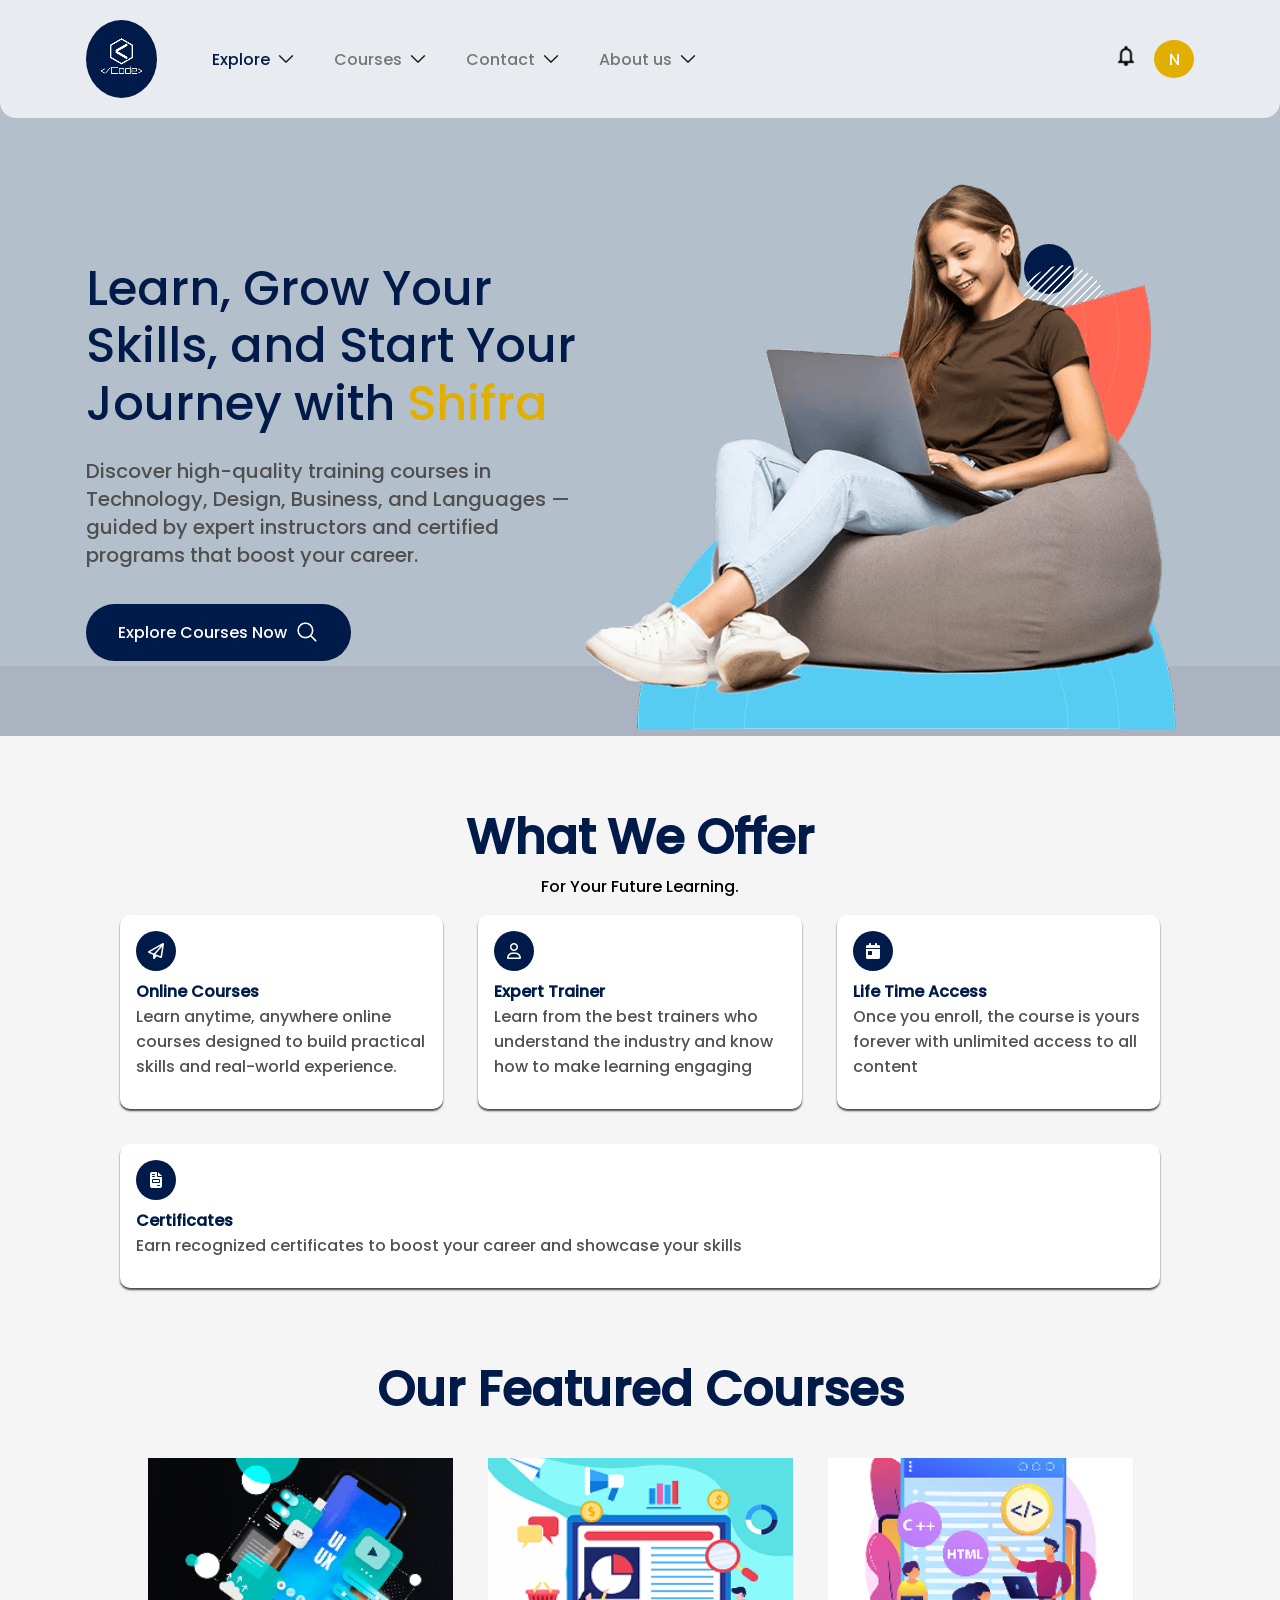
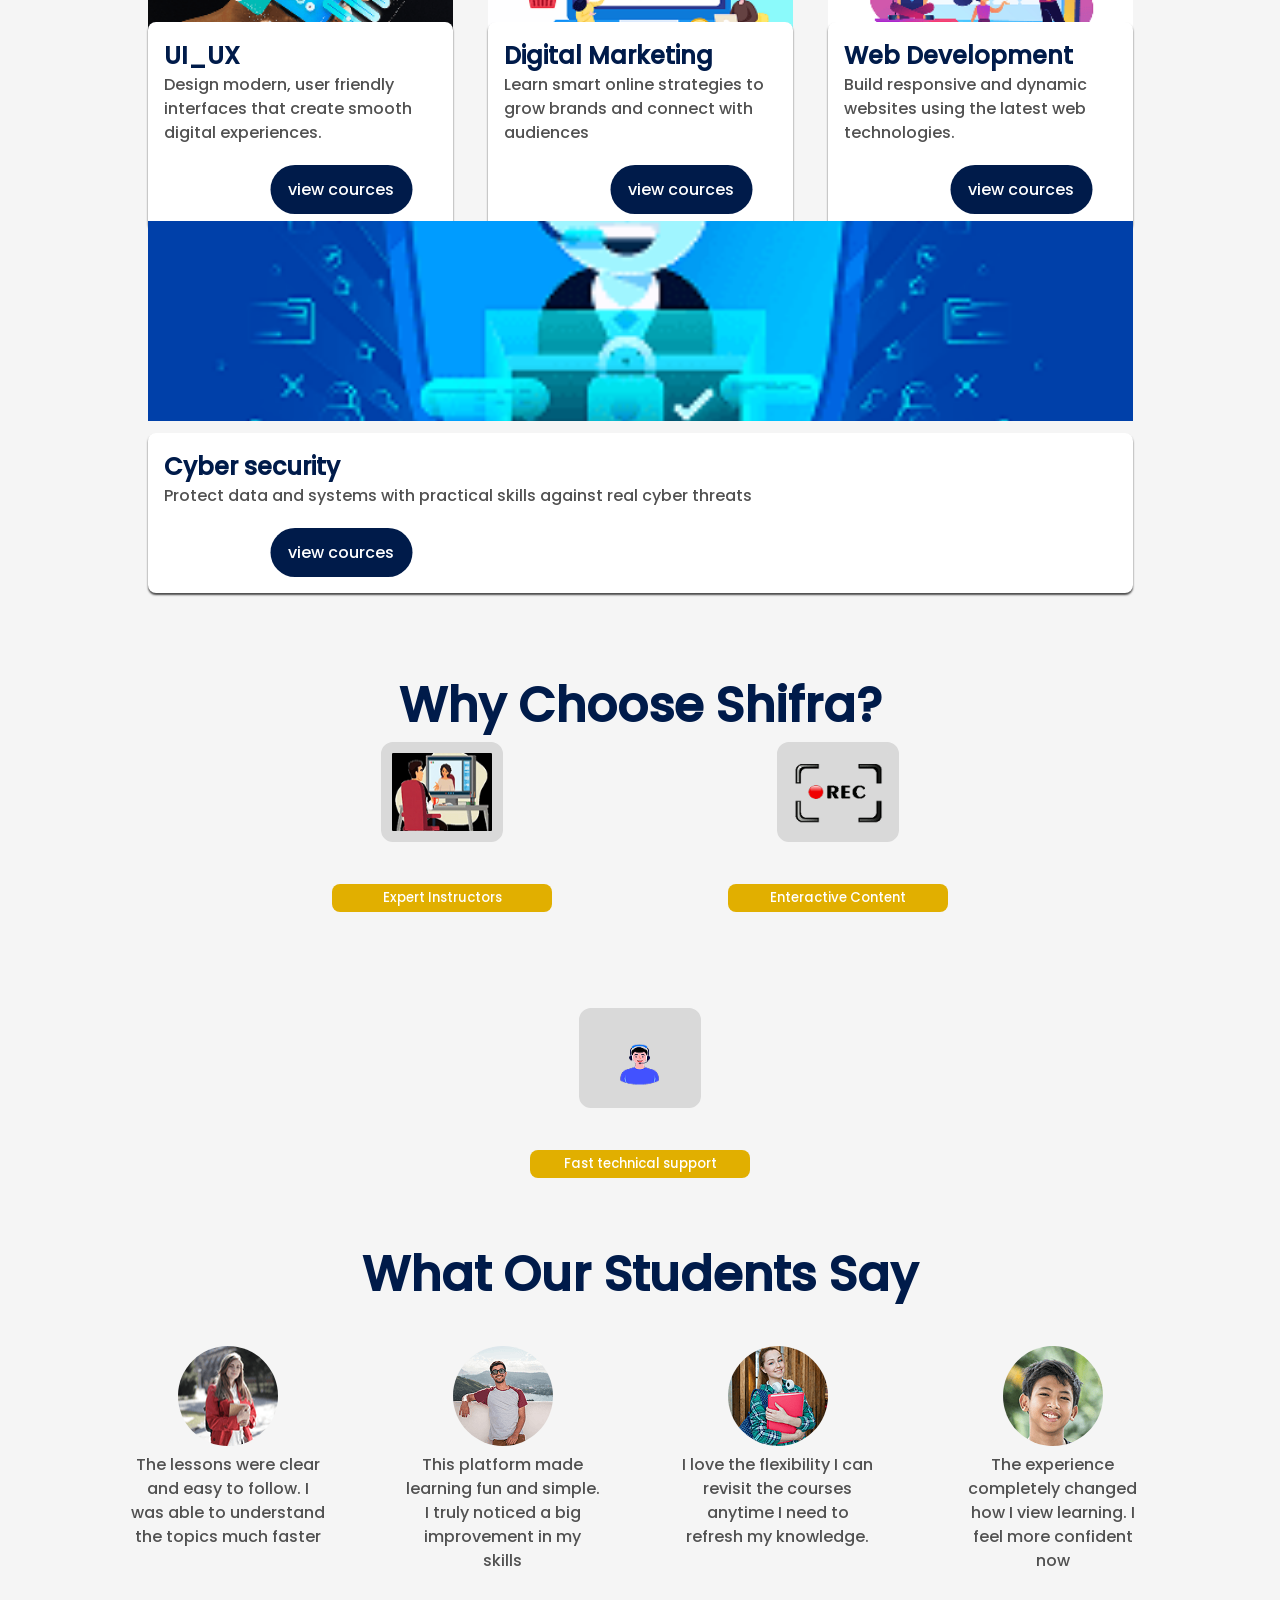
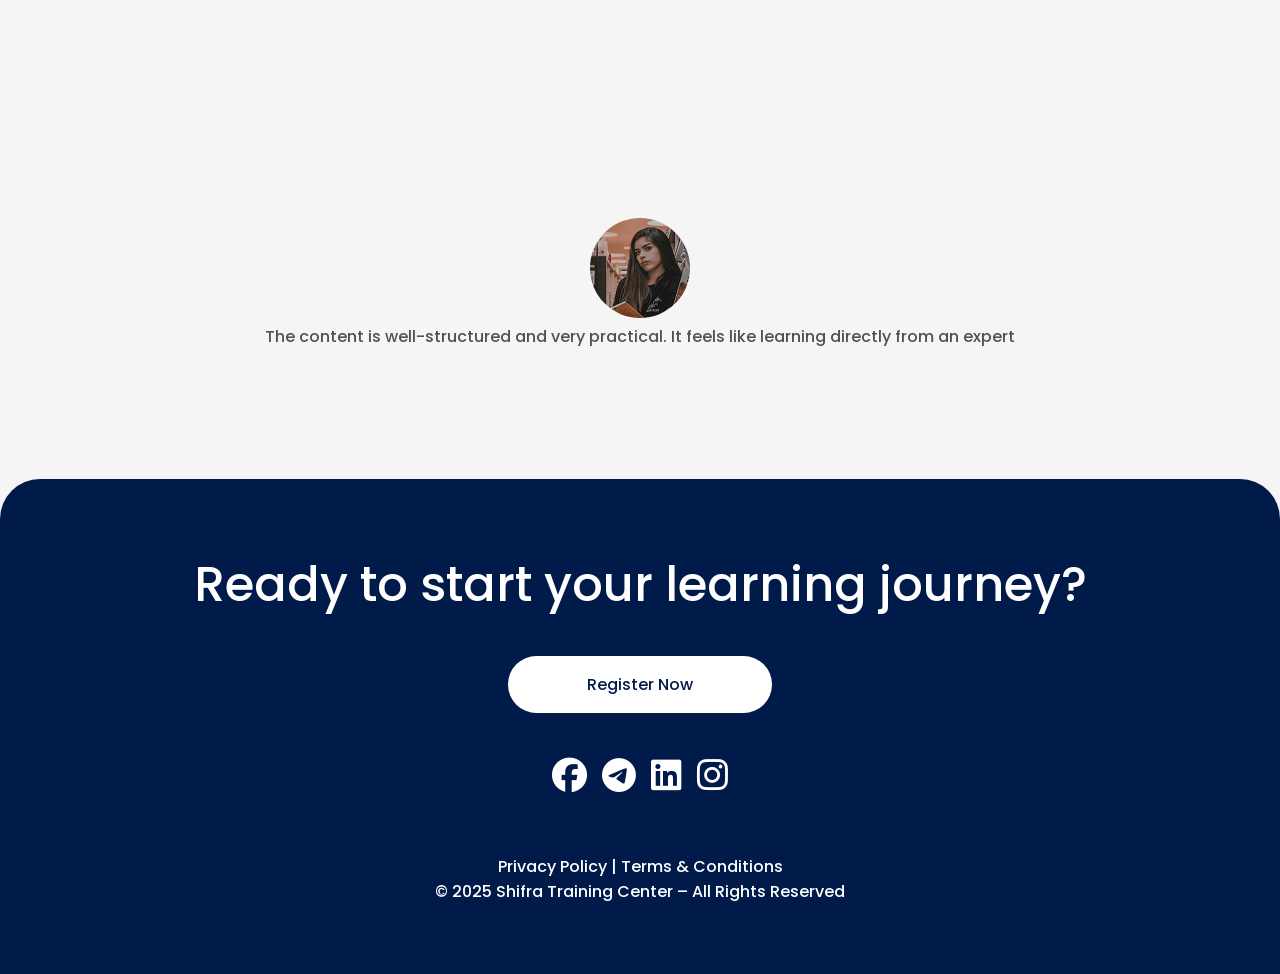
<file: index.html>
<!DOCTYPE html>
<html lang="en">

<head>
    <meta charset="UTF-8">
    <meta name="viewport" content="width=device-width, initial-scale=1.0">
    <title>shifra</title>
    <link rel="icon" type="image/png" href="./photos/logo2.png">
    <link rel="stylesheet" href="https://cdnjs.cloudflare.com/ajax/libs/font-awesome/6.5.1/css/all.min.css">
    <link rel="stylesheet" href="./css/style.css">
    <link rel="stylesheet" href="./css/responsive.css">
</head>

<body>
    <!-- header -->
    <header id="main-header">
        <div class="container">
            <nav>
                <div class="nav-bar">
                    <div class="logo">
                        <a href="#"><img src="./photos/logo.png" alt="logo"></a>
                    </div>
                    <div class="links">
                        <ul>
                        <li><a href="#" style="color: #001B4A;">Explore <img src="./photos/Arrow.svg" alt="arrow" srcset=""></a></li>
                        <li><a href="./cources.html">Courses <img src="./photos/Arrow.svg" alt="arrow" srcset=""></a>
                        </li>
                        <li><a href="#">Contact <img src="./photos/Arrow.svg" alt="arrow" srcset=""></a>
                        </li>
                        <li><a href="./about.html">About us <img src="./photos/Arrow.svg" alt="arrow" srcset=""></a>
                        </li>
                        </ul>
                    </div>
                </div>
                <div class="notification">
                    <div>
                        <a href="#"><img src="./photos/Notification.svg" alt="notification"></a>
                    </div>
                    <div class="email">
                        <a href="#">N</a>
                    </div>
                </div>
                <div class="menu-toggle" id="mobile-menu">
                <button id="toggle-btn"><i class="fas fa-bars"></i></button>
            </div>
            </nav>
        </div>
    </header>
    <!-- hero section -->
    <section id="hero">
        <div class="container">
            <div class="desc-hero">
                <h2 class="main-title">Learn, Grow Your Skills, and Start Your Journey with <span>Shifra</span></h2>
                <p>Discover high-quality training courses in Technology, Design, Business, and Languages — guided by
                    expert
                    instructors and certified programs that boost your career.</p>
                <div class="servieces-link">
                    <a href="./cources.html">Explore Courses Now </a>
                    <img src="./photos/Search.svg" alt="search-icon">
                </div>

            </div>
            <div class="hero-img">
                <img src="./photos/hero-img.png" alt="serving">
            </div>
        </div>
    </section>
    <!-- offers section -->
    <section id="offers">
        <h3 class="sub-title">What We Offer</h3>
        <p>For Your Future Learning.</p>
        <div class="our-offers container">
            <div>
                <i class="fa-regular fa-paper-plane"></i>
                <h4>Online Courses</h4>
                <p>Learn anytime, anywhere online courses designed to build practical skills and real-world experience.
                </p>
            </div>
            <div>
                <i class="fa-regular fa-user"></i>
                <h4>Expert Trainer</h4>
                <p>Learn from the best trainers who understand the industry and know how to make learning engaging
                </p>
            </div>
            <div>
                <i class="fa-solid fa-calendar-day"></i>
                <h4>Life Time Access</h4>
                <p>Once you enroll, the course is yours forever with unlimited access to all content
                </p>
            </div>
            <div>
                <i class="fa-solid fa-file-invoice"></i>
                <h4>Certificates</h4>
                <p>Earn recognized certificates to boost your career and showcase your skills
                </p>
            </div>
        </div>
    </section>
    <!-- featured section -->
    <section id="featured">
        <h4 class="sub-title">Our Featured Courses</h4>
        <div class="features">
            <div>
                <img src="./photos/representations-user-experience-interface-design.png" alt="feature1">
                <div>
                    <h4>UI_UX</h4>
                    <p>Design modern, user friendly interfaces that create smooth digital experiences.</p>
                    <a href="./ux-ui.html">view cources</a>
                </div>
            </div>
            <div>
                <img src="./photos/feature2.png" alt="feature2">
                <div>
                    <h4>Digital Marketing</h4>
                    <p>Learn smart online strategies to grow brands and connect with audiences</p>
                    <a href="./ux-ui.html">view cources</a>
                </div>
            </div>
            <div>
                <img src="./photos/feature3.png" alt="feature3">
                <div>
                    <h4>Web Development</h4>
                    <p>Build responsive and dynamic websites using the latest web technologies.</p>
                    <a href="./ux-ui.html">view cources</a>
                </div>
            </div>
            <div>
                <img src="./photos/feature4.png" alt="feature4">
                <div>
                    <h4>Cyber security</h4>
                    <p>Protect data and systems with practical skills against real cyber threats</p>
                    <a href="./ux-ui.html">view cources</a>
                </div>
            </div>
        </div>
    </section>
    <!-- benefits -->
    <section id="benefits">
        <h3 class="sub-title">Why Choose Shifra?</h3>
        <div class="benefit">
            <div>
                <img src="./photos/experience.png" alt="expert instructors">
                <h5>Expert Instructors</h5>
            </div>
            <div>
                <img src="./photos/content.png" alt="content">
                <h5>Enteractive Content</h5>
            </div>
            <div>
                <img src="./photos/Customer Service.png" alt="fast">
                <h5>Fast technical support</h5>
            </div>
        </div>
    </section>
    <!-- clients -->
    <section id="clients">
        <h3 class="sub-title">What Our Students Say</h3>
        <div class="our-clients">
            <div>
                <img src="./photos/client1.png" alt="client1">
                <p>The lessons were clear and easy to follow. I was able to understand the topics much faster</p>
            </div>
            <div>
                <img src="./photos/client2.png" alt="client2">
                <p>This platform made learning fun and simple. I truly noticed a big improvement in my skills</p>
            </div>
            <div>
                <img src="./photos/client3.png" alt="client3">
                <p>I love the flexibility I can revisit the courses anytime I need to refresh my knowledge.</p>
            </div>
            <div>
                <img src="./photos/client4.png" alt="client4">
                <p>The experience completely changed how I view learning. I feel more confident now</p>
            </div>
            <div>
                <img src="./photos/client5.png" alt="client5">
                <p>The content is well-structured and very practical. It feels like learning directly from an expert</p>
            </div>
        </div>
    </section>
    <!-- footer -->
    <footer id="main-footer">
        <p>Ready to start your learning journey?</p>
        <a href="#">Register Now</a>
        <div class="media">
            <ul>
                <li><a href="https://web.facebook.com" target="_blank"><i class="fa-brands fa-facebook"></i></a></li>
                <li><a href="https://web.telegram.com" target="_blank"><i class="fa-brands fa-telegram"></i></a></li>
                <li><a href="https://web.linkedin.com" target="_blank"><i class="fa-brands fa-linkedin"></i></a></li>
                <li><a href="https://web.instagram.com" target="_blank"><i class="fa-brands fa-instagram"></i></a></li>
            </ul>
        </div>
        <div class="policy">
            <a href="">Privacy Policy</a>
            |
            <a href="">Terms & Conditions</a>
        </div>
        <p>© 2025 Shifra Training Center – All Rights Reserved</p>

    </footer>
    <script src="./js/main.js"></script>
</body>

</html>
</file>
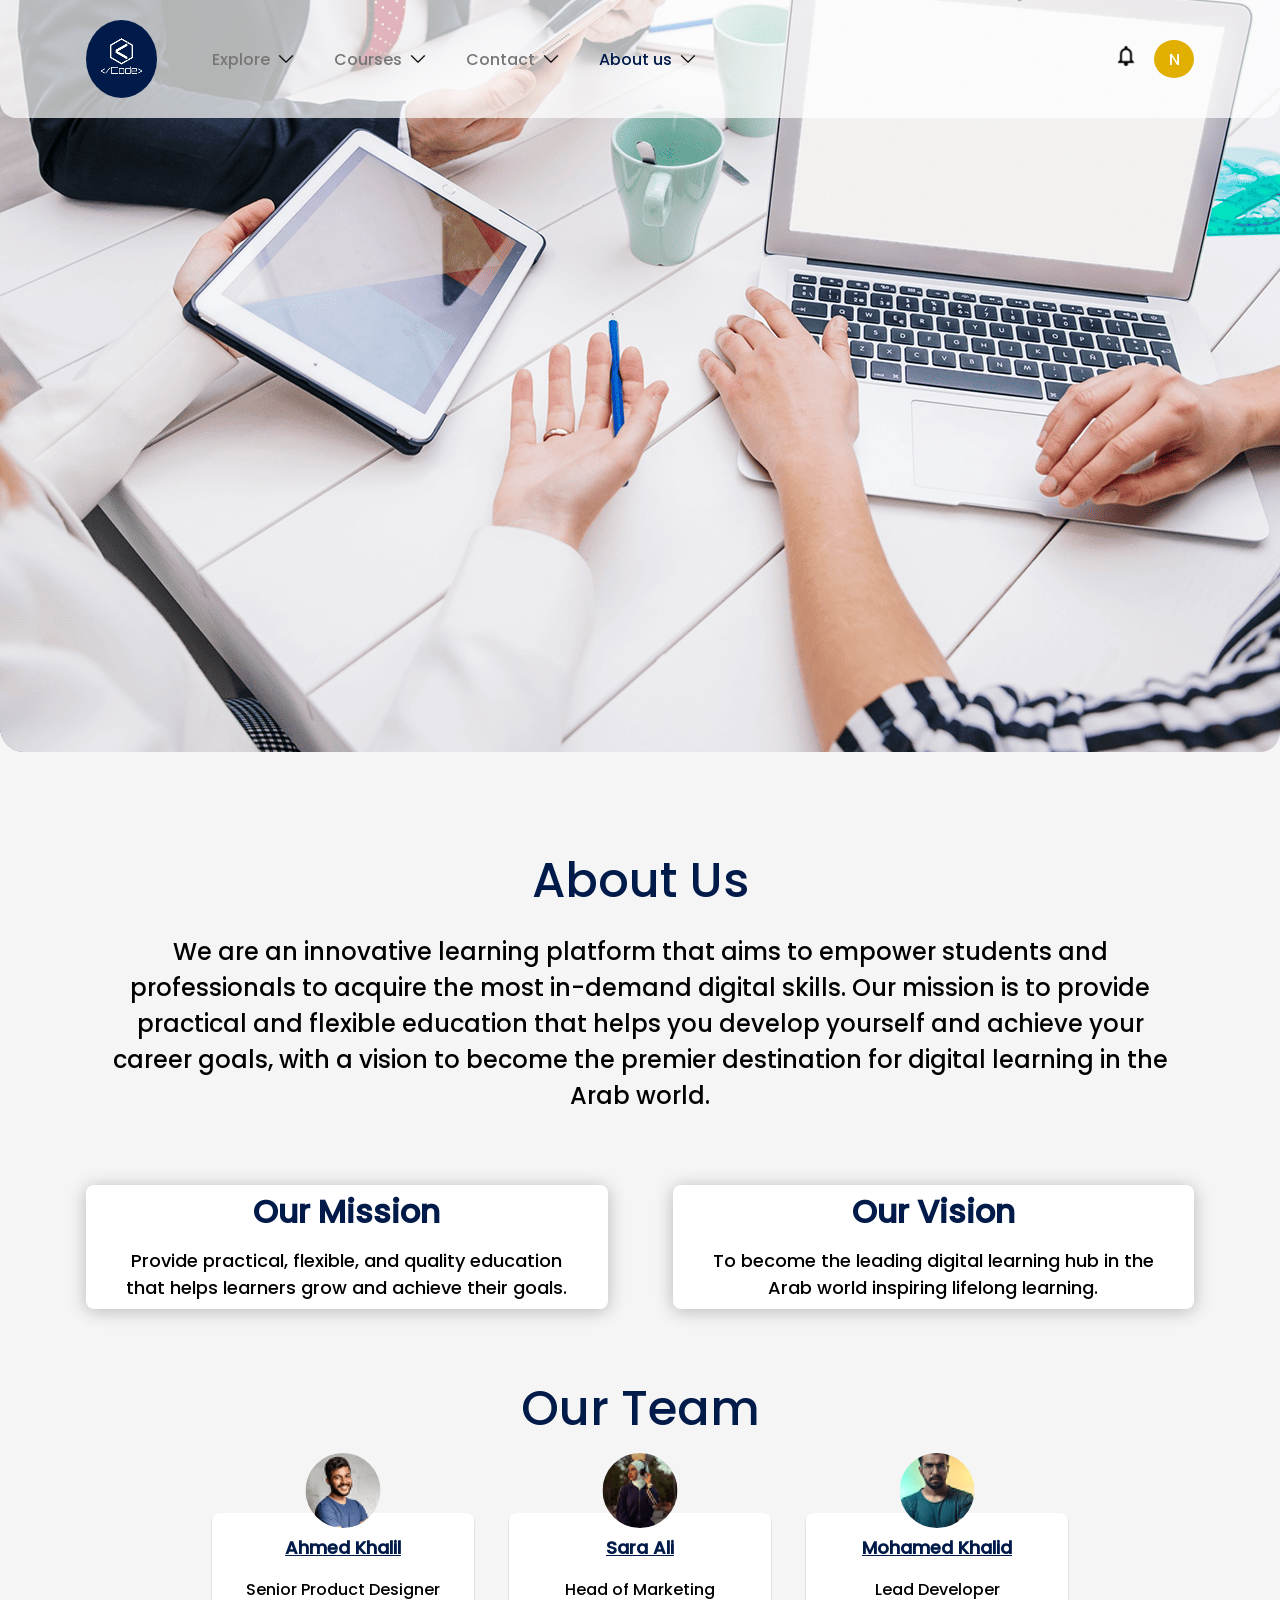
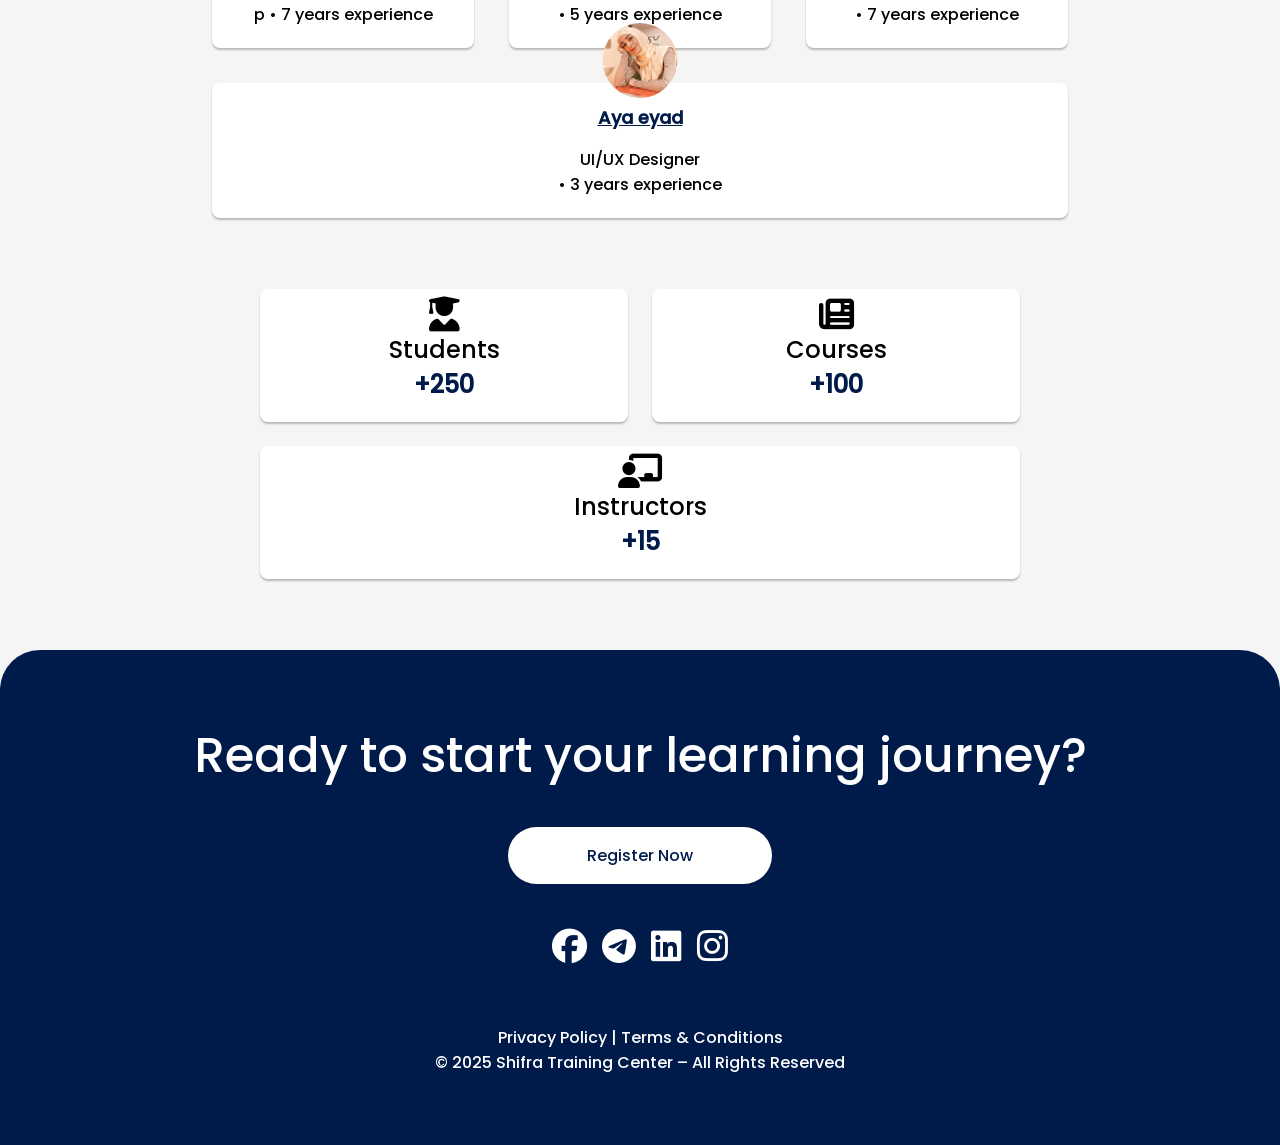
<file: about.html>
<!DOCTYPE html>
<html lang="en">

<head>
    <meta charset="UTF-8">
    <meta name="viewport" content="width=device-width, initial-scale=1.0">
    <title>about shifra</title>
    <link rel="icon" type="image/png" href="./photos/logo2.png">
    <link rel="stylesheet" href="https://cdnjs.cloudflare.com/ajax/libs/font-awesome/6.5.1/css/all.min.css">
    <link rel="stylesheet" href="./css/style.css">
    <link rel="stylesheet" href="./css/responsive.css">
</head>

<body>
    <!-- header -->
    <header id="main-header">
        <div class="container">
            <nav>
                <div class="nav-bar">
                    <div class="logo">
                        <a href="#"><img src="./photos/logo.png" alt="logo"></a>
                    </div>
                    <div class="links">
                        <ul>
                        <li><a href="./index.html">Explore <img src="./photos/Arrow.svg" alt="arrow" srcset=""></a></li>
                        <li><a href="./cources.html">Courses <img src="./photos/Arrow.svg" alt="arrow" srcset=""></a>
                        </li>
                        <li><a href="#">Contact <img src="./photos/Arrow.svg" alt="arrow" srcset=""></a>
                        </li>
                        <li><a href="#" style="color: #001B4A;">About us <img src="./photos/Arrow.svg" alt="arrow" srcset=""></a>
                        </li>
                        </ul>
                    </div>
                </div>
                <div class="notification">
                    <div>
                        <a href="#"><img src="./photos/Notification.svg" alt="notification"></a>
                    </div>
                    <div class="email">
                        <a href="#">N</a>
                    </div>
                </div>
                <div class="menu-toggle" id="mobile-menu">
                <button id="toggle-btn"><i class="fas fa-bars"></i></button>
            </div>
            </nav>
        </div>
    </header>
    <!-- hero-about -->
    <section id="hero-about"></section>
    <!-- about section -->
    <section id="about" class="container">
        <h2 class="main-title2">About Us</h2>
        <p>We are an innovative learning platform that aims to empower students and professionals to acquire the most
            in-demand digital skills. Our mission is to provide practical and flexible education that helps you develop
            yourself and achieve your career goals, with a vision to become the premier destination for digital learning
            in the Arab world.</p>
        <div class="goals">
            <div class="misson">
                <h3>Our Mission</h3>
                <p>Provide practical, flexible, and quality education that helps learners grow and achieve their goals.
                </p>
            </div>
            <div class="vison">
                <h3>Our Vision</h3>
                <p>To become the leading digital learning hub in the Arab world inspiring lifelong learning.</p>
            </div>
        </div>
    </section>
    <!-- team -->
    <section id="team">
        <h2 class="main-title2">Our Team</h2>
        <div class="persons">
            <div>
                <img src="./photos/person1.png" alt="person">
                <div>
                    <h3>Ahmed Khalil</h3>
                    <p>Senior Product Designer</p>
                    <p>p • 7 years experience</p>
                </div>
            </div>
            <div>
                <img src="./photos/person4.png" alt="person">
                <div>
                    <h3>Sara Ali</h3>
                    <p>Head of Marketing</p>
                    <p> • 5 years experience</p>
                </div>
            </div>
            <div>
                <img src="./photos/person3.png" alt="person">
                <div>
                    <h3>Mohamed Khalid</h3>
                    <p>Lead Developer</p>
                    <p> • 7 years experience </p>
                </div>
            </div>
            <div>
                <img src="./photos/person2.png" alt="person">
                <div>
                    <h3>Aya eyad</h3>
                    <p>UI/UX Designer</p>
                    <p> • 3 years experience</p>
                </div>
            </div>
        </div>
        <div class="numbers">
            <div>
                <i class="fa-solid fa-user-graduate"></i>
                <span>Students</span>
                <span>+250</span>
            </div>
            <div>
                <i class="fa-solid fa-newspaper"></i>
                <span>Courses</span>
                <span>+100</span>
            </div>
            <div>
                <i class="fa-solid fa-chalkboard-user"></i>
                <span>Instructors</span>
                <span>+15</span>
            </div>

        </div>
    </section>
    <!-- footer -->
    <footer id="main-footer">
        <p>Ready to start your learning journey?</p>
        <a href="#">Register Now</a>
        <div class="media">
            <ul>
                <li><a href="https://web.facebook.com" target="_blank"><i class="fa-brands fa-facebook"></i></a></li>
                <li><a href="https://web.telegram.com" target="_blank"><i class="fa-brands fa-telegram"></i></a></li>
                <li><a href="https://web.linkedin.com" target="_blank"><i class="fa-brands fa-linkedin"></i></a></li>
                <li><a href="https://web.instagram.com" target="_blank"><i class="fa-brands fa-instagram"></i></a></li>
            </ul>
        </div>
        <div class="policy">
            <a href="">Privacy Policy</a>
            |
            <a href="">Terms & Conditions</a>
        </div>
        <p>© 2025 Shifra Training Center – All Rights Reserved</p>
    </footer>
    <script src="./js/main.js"></script>
</body>

</html>
</file>
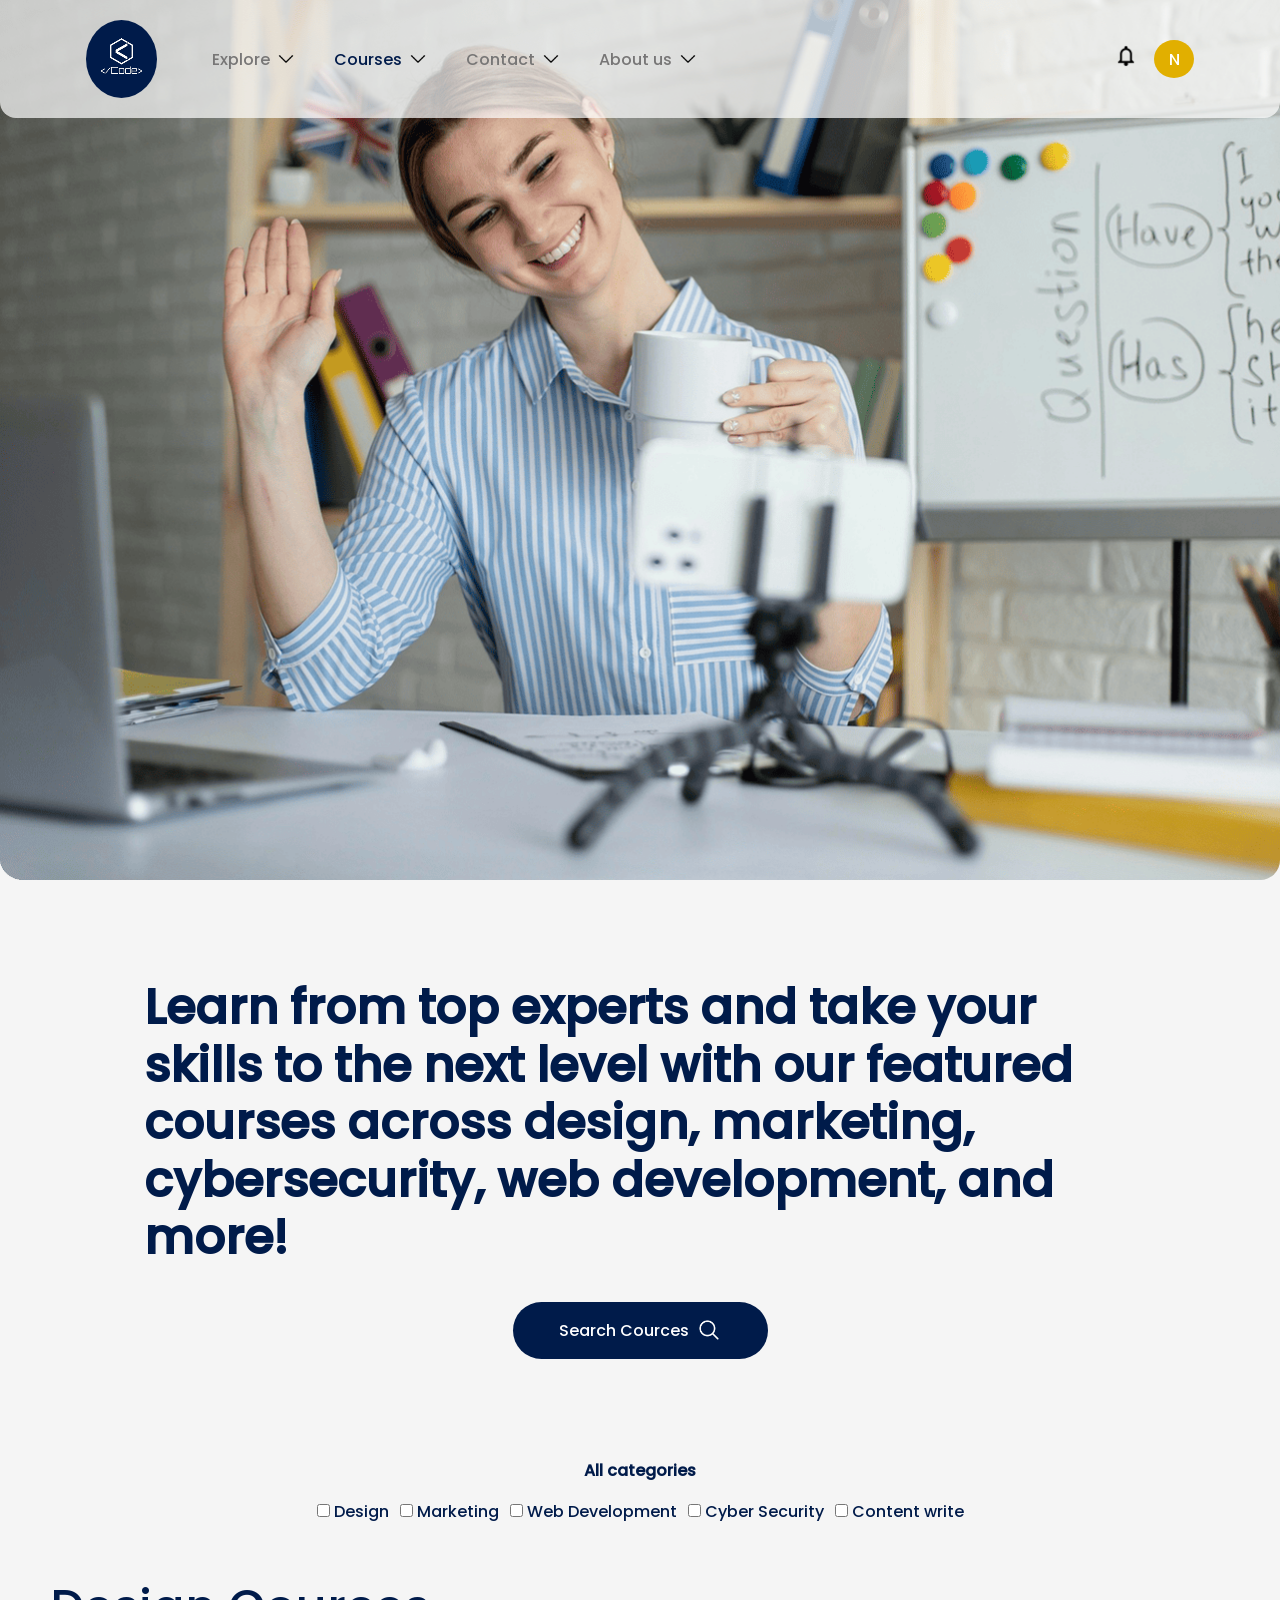
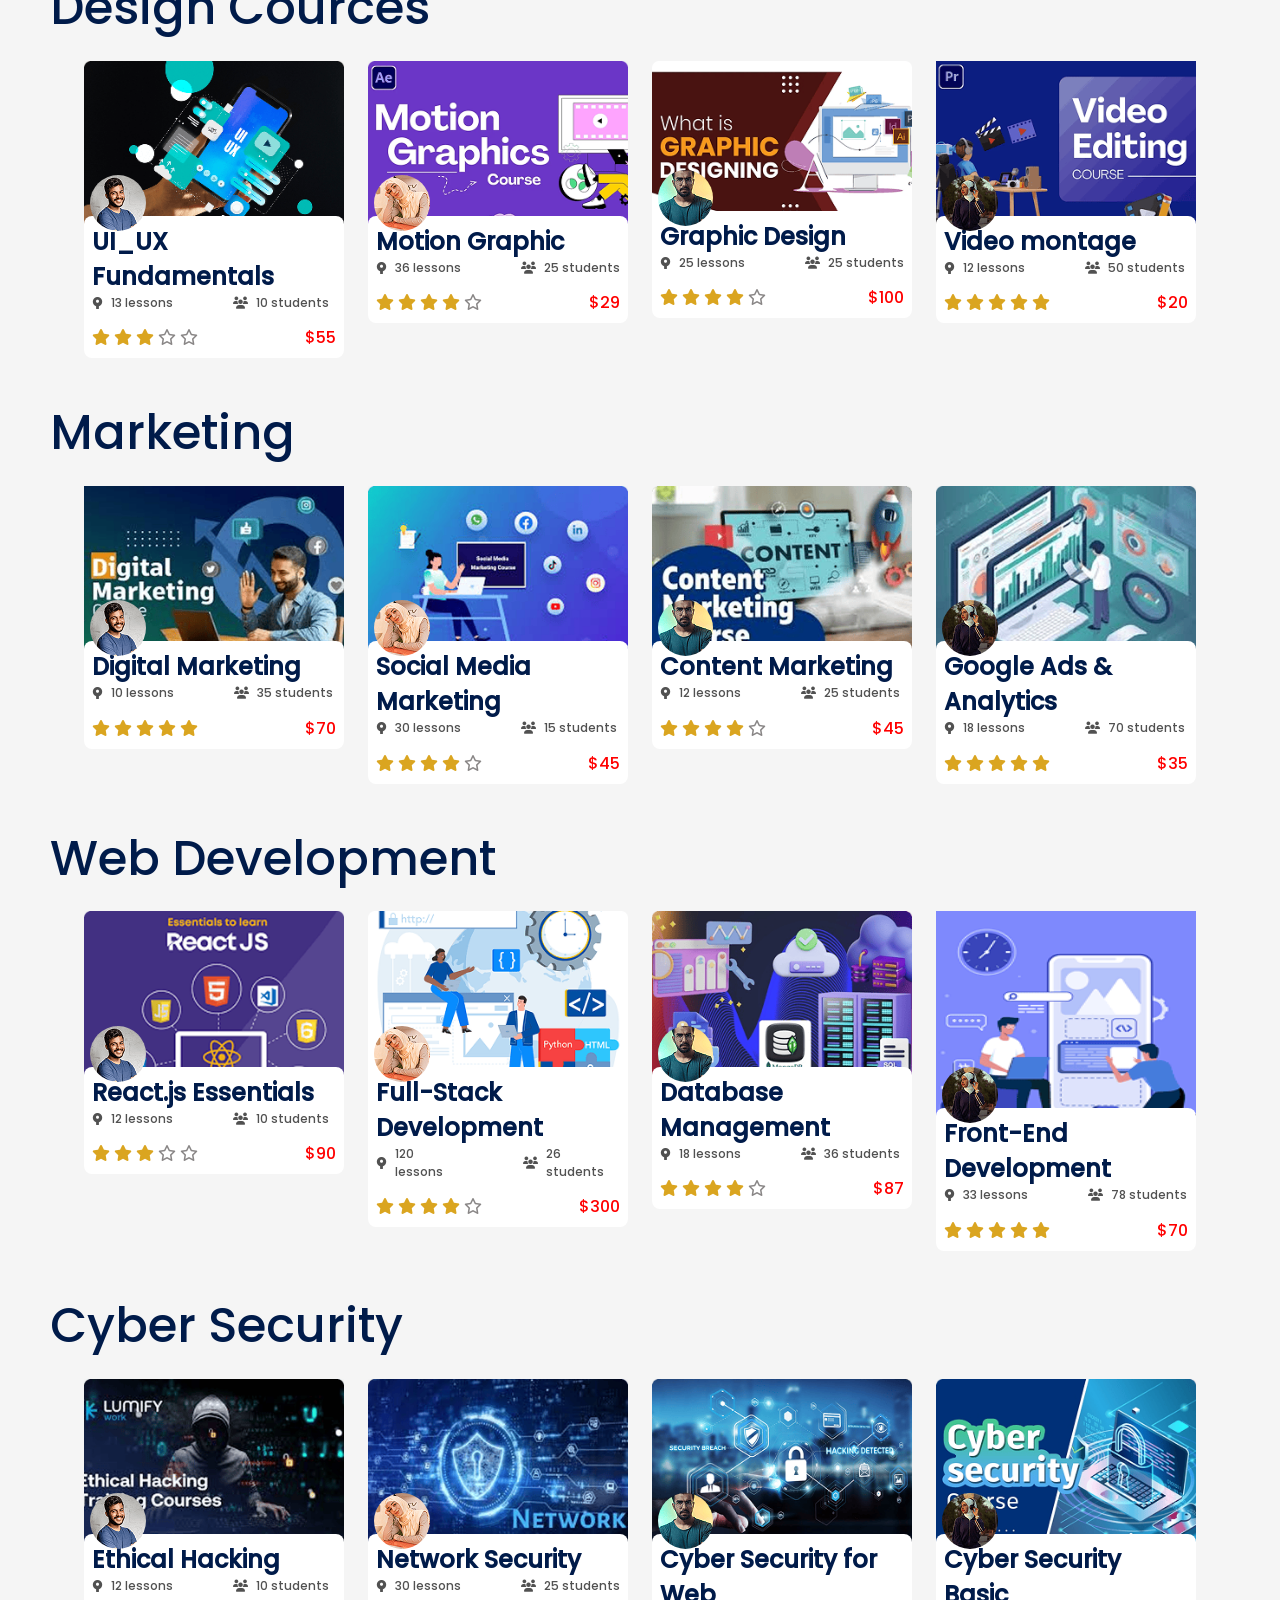
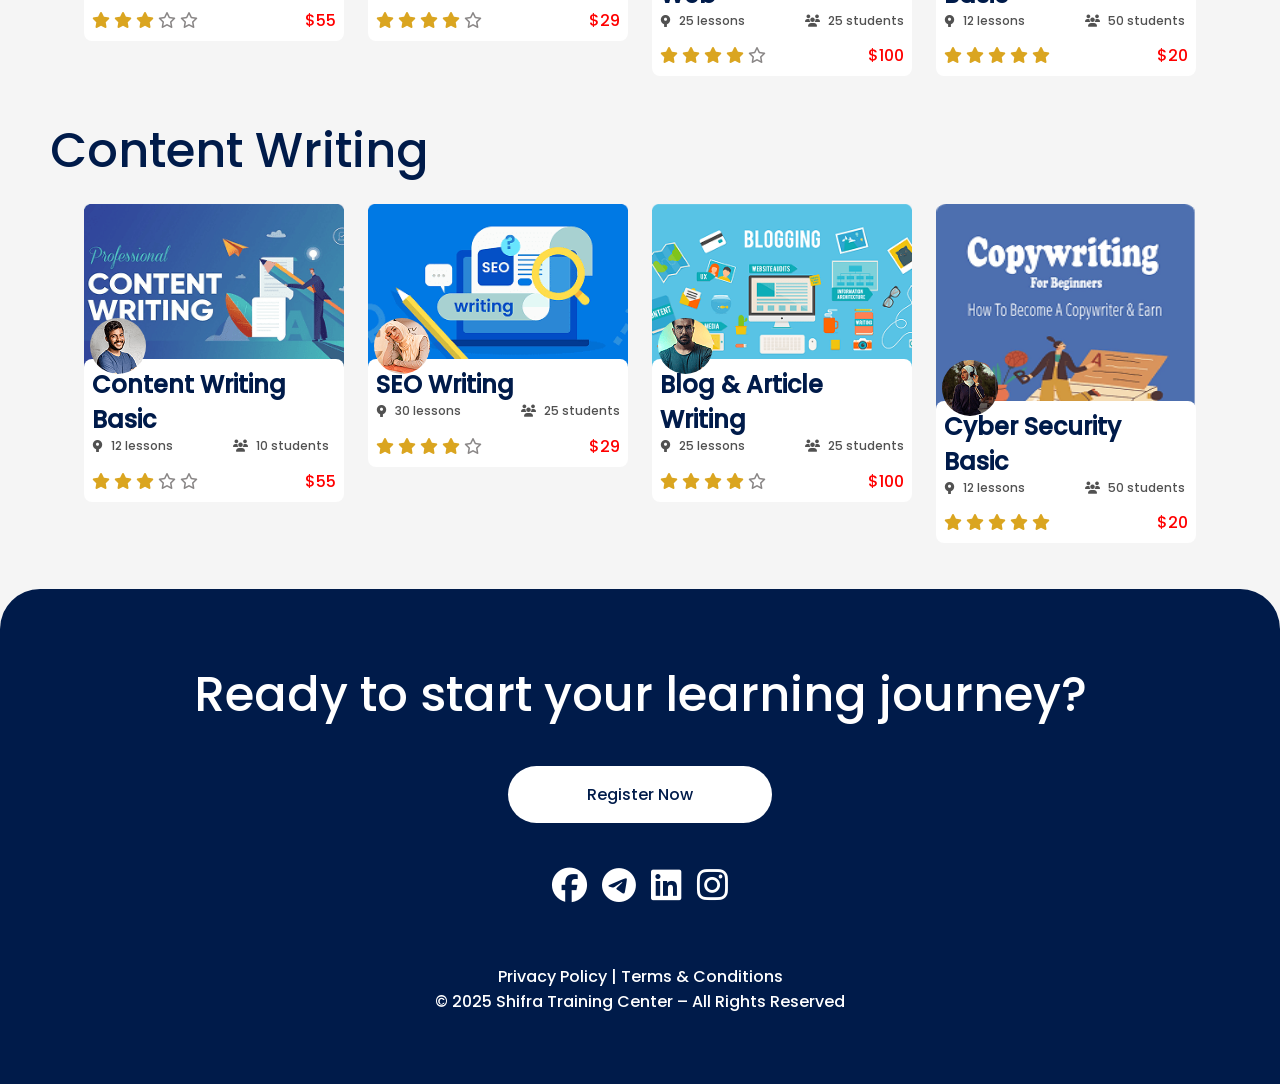
<file: cources.html>
<!DOCTYPE html>
<html lang="en">

<head>
    <meta charset="UTF-8">
    <meta name="viewport" content="width=device-width, initial-scale=1.0">
    <title>our cources</title>
    <link rel="icon" type="image/png" href="./photos/logo2.png">
    <link rel="stylesheet" href="https://cdnjs.cloudflare.com/ajax/libs/font-awesome/6.5.1/css/all.min.css">
    <link rel="stylesheet" href="./css/style.css">
    <link rel="stylesheet" href="./css/responsive.css">
</head>

<body>
    <!-- header -->
    <header id="main-header">
        <div class="container">
            <nav>
                <div class="nav-bar">
                    <div class="logo">
                        <a href="#"><img src="./photos/logo.png" alt="logo"></a>
                    </div>
                    <div class="links">
                        <ul>
                        <li><a href="./index.html">Explore <img src="./photos/Arrow.svg" alt="arrow" srcset=""></a></li>
                        <li><a href="#" style="color: #001B4A;">Courses <img src="./photos/Arrow.svg" alt="arrow" srcset=""></a>
                        </li>
                        <li><a href="#">Contact <img src="./photos/Arrow.svg" alt="arrow" srcset=""></a>
                        </li>
                        <li><a href="./about.html">About us <img src="./photos/Arrow.svg" alt="arrow" srcset=""></a>
                        </li>
                        </ul>
                    </div>
                </div>
                <div class="notification">
                    <div>
                        <a href="#"><img src="./photos/Notification.svg" alt="notification"></a>
                    </div>
                    <div class="email">
                        <a href="#">N</a>
                    </div>
                </div>
                <div class="menu-toggle" id="mobile-menu">
                <button id="toggle-btn"><i class="fas fa-bars"></i></button>
            </div>
            </nav>
        </div>
    </header>
    <!-- horo-cources -->
    <section id="hero-cources"> </section>
    <!--explain section  -->
    <section id="explain">
        <h2>Learn from top experts and take your skills to the next level with our featured courses across design,
            marketing, cybersecurity, web development, and more!</h2>
        <div class="search">
            <a href="">Search Cources <img src="./photos/Search.svg" alt="search-icon"></a>

        </div>
    </section>
    <!--categories  -->
    <section id="categories">
        <p>All categories</p>
        <form action="">
            <div>
                <input type="checkbox" name="" id="design">
                <label for="design">Design</label>
            </div>
            <div>
                <input type="checkbox" name="" id="marketing">
                <label for="marketing">Marketing</label>
            </div>
            <div>
                <input type="checkbox" name="" id="web">
                <label for="web">Web Development</label>
            </div>
            <div>
                <input type="checkbox" name="" id="cyber">
                <label for="cyber">Cyber Security</label>
            </div>
            <div>
                <input type="checkbox" name="" id="content">
                <label for="content">Content write</label>
            </div>
        </form>
    </section>
    <!-- desgin section -->
    <section id="marketing" class="our-cources">
        <div class="cources-type">
            <h3 class="main-title">Design Cources</h3>
            <div class="cource-info">
                <div>
                    <div class="imges">
                        <img src="./photos/representations-user-experience-interface-design (1).png" alt="ux-ui"
                            class="main-img">
                        <img src="./photos/person1.png" alt="person" class="sub-img">
                    </div>
                    <div class="info">
                        <h4>UI_UX Fundamentals</h4>
                        <div class="sub-info">
                            <div>
                                <i class="fa-brands fa-sourcetree"></i>
                                <p>13 lessons</p>
                            </div>
                            <div>
                                <i class="fa-solid fa-users"></i>
                                <p>10 students</p>
                            </div>
                        </div>
                        <div class="evaluate">
                            <div>
                                <i class="fa-solid fa-star"></i>
                                <i class="fa-solid fa-star"></i>
                                <i class="fa-solid fa-star"></i>
                                <i class="fa-regular fa-star empty"></i>
                                <i class="fa-regular fa-star empty"></i>
                            </div>

                            <p>$55</p>
                        </div>
                    </div>
                </div>
                <div>
                    <div class="imges">
                        <img src="./photos/desgin2.png" alt="Motion Graphic" class="main-img">
                        <img src="./photos/person2.png" alt="person" class="sub-img">
                    </div>
                    <div class="info">
                        <h4>Motion Graphic</h4>
                        <div class="sub-info">
                            <div>
                                <i class="fa-brands fa-sourcetree"></i>
                                <p>36 lessons</p>
                            </div>
                            <div>
                                <i class="fa-solid fa-users"></i>
                                <p>25 students</p>
                            </div>
                        </div>
                        <div class="evaluate">
                            <div>
                                <i class="fa-solid fa-star"></i>
                                <i class="fa-solid fa-star"></i>
                                <i class="fa-solid fa-star"></i>
                                <i class="fa-solid fa-star"></i>
                                <i class="fa-regular fa-star empty"></i>
                            </div>

                            <p>$29</p>
                        </div>
                    </div>
                </div>
                <div>
                    <div class="imges">
                        <img src="./photos/desgin3.png" alt="Graphic Design" class="main-img">
                        <img src="./photos/person3.png" alt="person" class="sub-img">
                    </div>
                    <div class="info">
                        <h4>Graphic Design</h4>
                        <div class="sub-info">
                            <div>
                                <i class="fa-brands fa-sourcetree"></i>
                                <p>25 lessons</p>
                            </div>
                            <div>
                                <i class="fa-solid fa-users"></i>
                                <p>25 students</p>
                            </div>
                        </div>
                        <div class="evaluate">
                            <div>
                                <i class="fa-solid fa-star"></i>
                                <i class="fa-solid fa-star"></i>
                                <i class="fa-solid fa-star"></i>
                                <i class="fa-solid fa-star"></i>
                                <i class="fa-regular fa-star empty"></i>
                            </div>

                            <p>$100</p>
                        </div>
                    </div>
                </div>
                <div>
                    <div class="imges">
                        <img src="./photos/design 4.png" alt="Video montage" class="main-img">
                        <img src="./photos/person4.png" alt="person" class="sub-img">
                    </div>
                    <div class="info">
                        <h4>Video montage</h4>
                        <div class="sub-info">
                            <div>
                                <i class="fa-brands fa-sourcetree"></i>
                                <p>12 lessons</p>
                            </div>
                            <div>
                                <i class="fa-solid fa-users"></i>
                                <p>50 students</p>
                            </div>
                        </div>
                        <div class="evaluate">
                            <div>
                                <i class="fa-solid fa-star"></i>
                                <i class="fa-solid fa-star"></i>
                                <i class="fa-solid fa-star"></i>
                                <i class="fa-solid fa-star"></i>
                                <i class="fa-solid fa-star"></i>
                            </div>

                            <p>$20</p>
                        </div>
                    </div>
                </div>

            </div>
        </div>
    </section>
    <!-- marketing -->
        <section id="marketing" class="our-cources">
        <div class="cources-type">
            <h3 class="main-title">Marketing</h3>
            <div class="cource-info">
                <div>
                    <div class="imges">
                        <img src="./photos/marketing1.png" alt="Digital Marketing"
                            class="main-img">
                        <img src="./photos/person1.png" alt="person" class="sub-img">
                    </div>
                    <div class="info">
                        <h4>Digital Marketing</h4>
                        <div class="sub-info">
                            <div>
                                <i class="fa-brands fa-sourcetree"></i>
                                <p>10 lessons</p>
                            </div>
                            <div>
                                <i class="fa-solid fa-users"></i>
                                <p>35 students</p>
                            </div>
                        </div>
                        <div class="evaluate">
                            <div>
                                <i class="fa-solid fa-star"></i>
                                <i class="fa-solid fa-star"></i>
                                <i class="fa-solid fa-star"></i>
                                <i class="fa-solid fa-star"></i>
                                <i class="fa-solid fa-star"></i>
                            </div>

                            <p>$70</p>
                        </div>
                    </div>
                </div>
                <div>
                    <div class="imges">
                        <img src="./photos/marketing2.png" alt="Social Media Marketing" class="main-img">
                        <img src="./photos/person2.png" alt="person" class="sub-img">
                    </div>
                    <div class="info">
                        <h4>Social Media Marketing</h4>
                        <div class="sub-info">
                            <div>
                                <i class="fa-brands fa-sourcetree"></i>
                                <p>30 lessons</p>
                            </div>
                            <div>
                                <i class="fa-solid fa-users"></i>
                                <p>15 students</p>
                            </div>
                        </div>
                        <div class="evaluate">
                            <div>
                                <i class="fa-solid fa-star"></i>
                                <i class="fa-solid fa-star"></i>
                                <i class="fa-solid fa-star"></i>
                                <i class="fa-solid fa-star"></i>
                                <i class="fa-regular fa-star empty"></i>
                            </div>

                            <p>$45</p>
                        </div>
                    </div>
                </div>
                <div>
                    <div class="imges">
                        <img src="./photos/marketing3.png" alt="Content Marketing" class="main-img">
                        <img src="./photos/person3.png" alt="person" class="sub-img">
                    </div>
                    <div class="info">
                        <h4>Content Marketing</h4>
                        <div class="sub-info">
                            <div>
                                <i class="fa-brands fa-sourcetree"></i>
                                <p>12 lessons</p>
                            </div>
                            <div>
                                <i class="fa-solid fa-users"></i>
                                <p>25 students</p>
                            </div>
                        </div>
                        <div class="evaluate">
                            <div>
                                <i class="fa-solid fa-star"></i>
                                <i class="fa-solid fa-star"></i>
                                <i class="fa-solid fa-star"></i>
                                <i class="fa-solid fa-star"></i>
                              <i class="fa-regular fa-star empty"></i>
                            </div>

                            <p>$45</p>
                        </div>
                    </div>
                </div>
                <div>
                    <div class="imges">
                        <img src="./photos/marketing4.png" alt="Google Ads & Analytics" class="main-img">
                        <img src="./photos/person4.png" alt="person" class="sub-img">
                    </div>
                    <div class="info">
                        <h4>Google Ads & Analytics</h4>
                        <div class="sub-info">
                            <div>
                                <i class="fa-brands fa-sourcetree"></i>
                                <p>18 lessons</p>
                            </div>
                            <div>
                                <i class="fa-solid fa-users"></i>
                                <p>70 students</p>
                            </div>
                        </div>
                        <div class="evaluate">
                            <div>
                                <i class="fa-solid fa-star"></i>
                                <i class="fa-solid fa-star"></i>
                                <i class="fa-solid fa-star"></i>
                                <i class="fa-solid fa-star"></i>
                                <i class="fa-solid fa-star"></i>
                            </div>

                            <p>$35</p>
                        </div>
                    </div>
                </div>
            </div>
        </div>
    </section>
        <!-- web -->
        <section id="web" class="our-cources">
        <div class="cources-type">
            <h3 class="main-title">Web Development</h3>
            <div class="cource-info">
                <div>
                    <div class="imges">
                        <img src="./photos/web1.png" alt="React.js Essentials"
                            class="main-img">
                        <img src="./photos/person1.png" alt="person" class="sub-img">
                    </div>
                    <div class="info">
                        <h4>React.js Essentials</h4>
                        <div class="sub-info">
                            <div>
                                <i class="fa-brands fa-sourcetree"></i>
                                <p>12 lessons</p>
                            </div>
                            <div>
                                <i class="fa-solid fa-users"></i>
                                <p>10 students</p>
                            </div>
                        </div>
                        <div class="evaluate">
                            <div>
                                <i class="fa-solid fa-star"></i>
                                <i class="fa-solid fa-star"></i>
                                <i class="fa-solid fa-star"></i>
                                <i class="fa-regular fa-star empty"></i>
                                <i class="fa-regular fa-star empty"></i>
                            </div>

                            <p>$90</p>
                        </div>
                    </div>
                </div>
                <div>
                    <div class="imges">
                        <img src="./photos/web2.png" alt="Full-Stack Development" class="main-img">
                        <img src="./photos/person2.png" alt="person" class="sub-img">
                    </div>
                    <div class="info">
                        <h4>Full-Stack Development</h4>
                        <div class="sub-info">
                            <div>
                                <i class="fa-brands fa-sourcetree"></i>
                                <p>120 lessons</p>
                            </div>
                            <div>
                                <i class="fa-solid fa-users"></i>
                                <p>26 students</p>
                            </div>
                        </div>
                        <div class="evaluate">
                            <div>
                                <i class="fa-solid fa-star"></i>
                                <i class="fa-solid fa-star"></i>
                                <i class="fa-solid fa-star"></i>
                                <i class="fa-solid fa-star"></i>
                               <i class="fa-regular fa-star empty"></i>
                            </div>

                            <p>$300</p>
                        </div>
                    </div>
                </div>
                <div>
                    <div class="imges">
                        <img src="./photos/web3.png" alt="Database Management" class="main-img">
                        <img src="./photos/person3.png" alt="person" class="sub-img">
                    </div>
                    <div class="info">
                        <h4>Database Management</h4>
                        <div class="sub-info">
                            <div>
                                <i class="fa-brands fa-sourcetree"></i>
                                <p>18 lessons</p>
                            </div>
                            <div>
                                <i class="fa-solid fa-users"></i>
                                <p>36 students</p>
                            </div>
                        </div>
                        <div class="evaluate">
                            <div>
                                <i class="fa-solid fa-star"></i>
                                <i class="fa-solid fa-star"></i>
                                <i class="fa-solid fa-star"></i>
                                <i class="fa-solid fa-star"></i>
                                <i class="fa-regular fa-star empty"></i>
                            </div>

                            <p>$87</p>
                        </div>
                    </div>
                </div>
                <div>
                    <div class="imges">
                        <img src="./photos/web4.png" alt="Front-End Development" class="main-img" height="215px">
                        <img src="./photos/person4.png" alt="person" class="sub-img">
                    </div>
                    <div class="info">
                        <h4>Front-End Development</h4>
                        <div class="sub-info">
                            <div>
                                <i class="fa-brands fa-sourcetree"></i>
                                <p>33 lessons</p>
                            </div>
                            <div>
                                <i class="fa-solid fa-users"></i>
                                <p>78 students</p>
                            </div>
                        </div>
                        <div class="evaluate">
                            <div>
                                <i class="fa-solid fa-star"></i>
                                <i class="fa-solid fa-star"></i>
                                <i class="fa-solid fa-star"></i>
                                <i class="fa-solid fa-star"></i>
                                <i class="fa-solid fa-star"></i>
                            </div>

                            <p>$70</p>
                        </div>
                    </div>
                </div>
            </div>
        </div>
    </section>
        <!-- cyber -->
    <section id="syber" class="our-cources">
        <div class="cources-type">
            <h3 class="main-title">Cyber Security</h3>
            <div class="cource-info">
                <div>
                    <div class="imges">
                        <img src="./photos/cyper1.png" alt="ux-ui"
                            class="main-img">
                        <img src="./photos/person1.png" alt="person" class="sub-img">
                    </div>
                    <div class="info">
                        <h4>Ethical Hacking</h4>
                        <div class="sub-info">
                            <div>
                                <i class="fa-brands fa-sourcetree"></i>
                                <p>12 lessons</p>
                            </div>
                            <div>
                                <i class="fa-solid fa-users"></i>
                                <p>10 students</p>
                            </div>
                        </div>
                        <div class="evaluate">
                            <div>
                                <i class="fa-solid fa-star"></i>
                                <i class="fa-solid fa-star"></i>
                                <i class="fa-solid fa-star"></i>
                               <i class="fa-regular fa-star empty"></i>
                               <i class="fa-regular fa-star empty"></i>
                            </div>

                            <p>$55</p>
                        </div>
                    </div>
                </div>
                <div>
                    <div class="imges">
                        <img src="./photos/cyber2png.png" alt="Network Security" class="main-img">
                        <img src="./photos/person2.png" alt="person" class="sub-img">
                    </div>
                    <div class="info">
                        <h4>Network Security</h4>
                        <div class="sub-info">
                            <div>
                                <i class="fa-brands fa-sourcetree"></i>
                                <p>30 lessons</p>
                            </div>
                            <div>
                                <i class="fa-solid fa-users"></i>
                                <p>25 students</p>
                            </div>
                        </div>
                        <div class="evaluate">
                            <div>
                                <i class="fa-solid fa-star"></i>
                                <i class="fa-solid fa-star"></i>
                                <i class="fa-solid fa-star"></i>
                                <i class="fa-solid fa-star"></i>
                                <i class="fa-regular fa-star empty"></i>
                            </div>

                            <p>$29</p>
                        </div>
                    </div>
                </div>
                <div>
                    <div class="imges">
                        <img src="./photos/cyper3.png" alt="Cyber Security for Web" class="main-img">
                        <img src="./photos/person3.png" alt="person" class="sub-img">
                    </div>
                    <div class="info">
                        <h4>Cyber Security for Web</h4>
                        <div class="sub-info">
                            <div>
                                <i class="fa-brands fa-sourcetree"></i>
                                <p>25 lessons</p>
                            </div>
                            <div>
                                <i class="fa-solid fa-users"></i>
                                <p>25 students</p>
                            </div>
                        </div>
                        <div class="evaluate">
                            <div>
                                <i class="fa-solid fa-star"></i>
                                <i class="fa-solid fa-star"></i>
                                <i class="fa-solid fa-star"></i>
                                <i class="fa-solid fa-star"></i>
                               <i class="fa-regular fa-star empty"></i>
                            </div>

                            <p>$100</p>
                        </div>
                    </div>
                </div>
                <div>
                    <div class="imges">
                        <img src="./photos/cyber4.png" alt="Cyber Security Basic" class="main-img">
                        <img src="./photos/person4.png" alt="person" class="sub-img">
                    </div>
                    <div class="info">
                        <h4>Cyber Security Basic</h4>
                        <div class="sub-info">
                            <div>
                                <i class="fa-brands fa-sourcetree"></i>
                                <p>12 lessons</p>
                            </div>
                            <div>
                                <i class="fa-solid fa-users"></i>
                                <p>50 students</p>
                            </div>
                        </div>
                        <div class="evaluate">
                            <div>
                                <i class="fa-solid fa-star"></i>
                                <i class="fa-solid fa-star"></i>
                                <i class="fa-solid fa-star"></i>
                                <i class="fa-solid fa-star"></i>
                                <i class="fa-solid fa-star"></i>
                            </div>
                            <p>$20</p>
                        </div>
                    </div>
                </div>
            </div>
        </div>
    </section>
            <!-- writing -->
    <section id="writing" class="our-cources">
        <div class="cources-type">
            <h3 class="main-title">Content Writing</h3>
            <div class="cource-info">
                <div>
                    <div class="imges">
                        <img src="./photos/writing1.png" alt="Content Writing Basic"
                            class="main-img">
                        <img src="./photos/person1.png" alt="person" class="sub-img">
                    </div>
                    <div class="info">
                        <h4>Content Writing Basic</h4>
                        <div class="sub-info">
                            <div>
                                <i class="fa-brands fa-sourcetree"></i>
                                <p>12 lessons</p>
                            </div>
                            <div>
                                <i class="fa-solid fa-users"></i>
                                <p>10 students</p>
                            </div>
                        </div>
                        <div class="evaluate">
                            <div>
                                <i class="fa-solid fa-star"></i>
                                <i class="fa-solid fa-star"></i>
                                <i class="fa-solid fa-star"></i>
                               <i class="fa-regular fa-star empty"></i>
                               <i class="fa-regular fa-star empty"></i>
                            </div>

                            <p>$55</p>
                        </div>
                    </div>
                </div>
                <div>
                    <div class="imges">
                        <img src="./photos/writing2.png" alt="SEO Writing" class="main-img">
                        <img src="./photos/person2.png" alt="person" class="sub-img">
                    </div>
                    <div class="info">
                        <h4>SEO Writing</h4>
                        <div class="sub-info">
                            <div>
                                <i class="fa-brands fa-sourcetree"></i>
                                <p>30 lessons</p>
                            </div>
                            <div>
                                <i class="fa-solid fa-users"></i>
                                <p>25 students</p>
                            </div>
                        </div>
                        <div class="evaluate">
                            <div>
                                <i class="fa-solid fa-star"></i>
                                <i class="fa-solid fa-star"></i>
                                <i class="fa-solid fa-star"></i>
                                <i class="fa-solid fa-star"></i>
                              <i class="fa-regular fa-star empty"></i>
                            </div>

                            <p>$29</p>
                        </div>
                    </div>
                </div>
                <div>
                    <div class="imges">
                        <img src="./photos/writing3.png" alt="Blog & Article Writing" class="main-img">
                        <img src="./photos/person3.png" alt="person" class="sub-img">
                    </div>
                    <div class="info">
                        <h4>Blog & Article Writing </h4>
                        <div class="sub-info">
                            <div>
                                <i class="fa-brands fa-sourcetree"></i>
                                <p>25 lessons</p>
                            </div>
                            <div>
                                <i class="fa-solid fa-users"></i>
                                <p>25 students</p>
                            </div>
                        </div>
                        <div class="evaluate">
                            <div>
                                <i class="fa-solid fa-star"></i>
                                <i class="fa-solid fa-star"></i>
                                <i class="fa-solid fa-star"></i>
                                <i class="fa-solid fa-star"></i>
                               <i class="fa-regular fa-star empty"></i>
                            </div>

                            <p>$100</p>
                        </div>
                    </div>
                </div>
                <div>
                    <div class="imges">
                        <img src="./photos/writing4.png" alt="Copywriting Marketing" class="main-img" height="215px">
                        <img src="./photos/person4.png" alt="person" class="sub-img">
                    </div>
                    <div class="info">
                        <h4>Cyber Security Basic</h4>
                        <div class="sub-info">
                            <div>
                                <i class="fa-brands fa-sourcetree"></i>
                                <p>12 lessons</p>
                            </div>
                            <div>
                                <i class="fa-solid fa-users"></i>
                                <p>50 students</p>
                            </div>
                        </div>
                        <div class="evaluate">
                            <div>
                                <i class="fa-solid fa-star"></i>
                                <i class="fa-solid fa-star"></i>
                                <i class="fa-solid fa-star"></i>
                                <i class="fa-solid fa-star"></i>
                                <i class="fa-solid fa-star"></i>
                            </div>
                            <p>$20</p>
                        </div>
                    </div>
                </div>
            </div>
        </div>
    </section>
        <footer id="main-footer">
        <p>Ready to start your learning journey?</p>
        <a href="#">Register Now</a>
        <div class="media">
            <ul>
                <li><a href="https://web.facebook.com" target="_blank"><i class="fa-brands fa-facebook"></i></a></li>
                <li><a href="https://web.telegram.com" target="_blank"><i class="fa-brands fa-telegram"></i></a></li>
                <li><a href="https://web.linkedin.com" target="_blank"><i class="fa-brands fa-linkedin"></i></a></li>
                <li><a href="https://web.instagram.com" target="_blank"><i class="fa-brands fa-instagram"></i></a></li>
            </ul>
        </div>
        <div class="policy">
            <a href="">Privacy Policy</a>
            |
            <a href="">Terms & Conditions</a>
        </div>
        <p>© 2025 Shifra Training Center – All Rights Reserved</p>

    </footer>
    <script src="./js/main.js"></script>
</body>

</html>
</file>
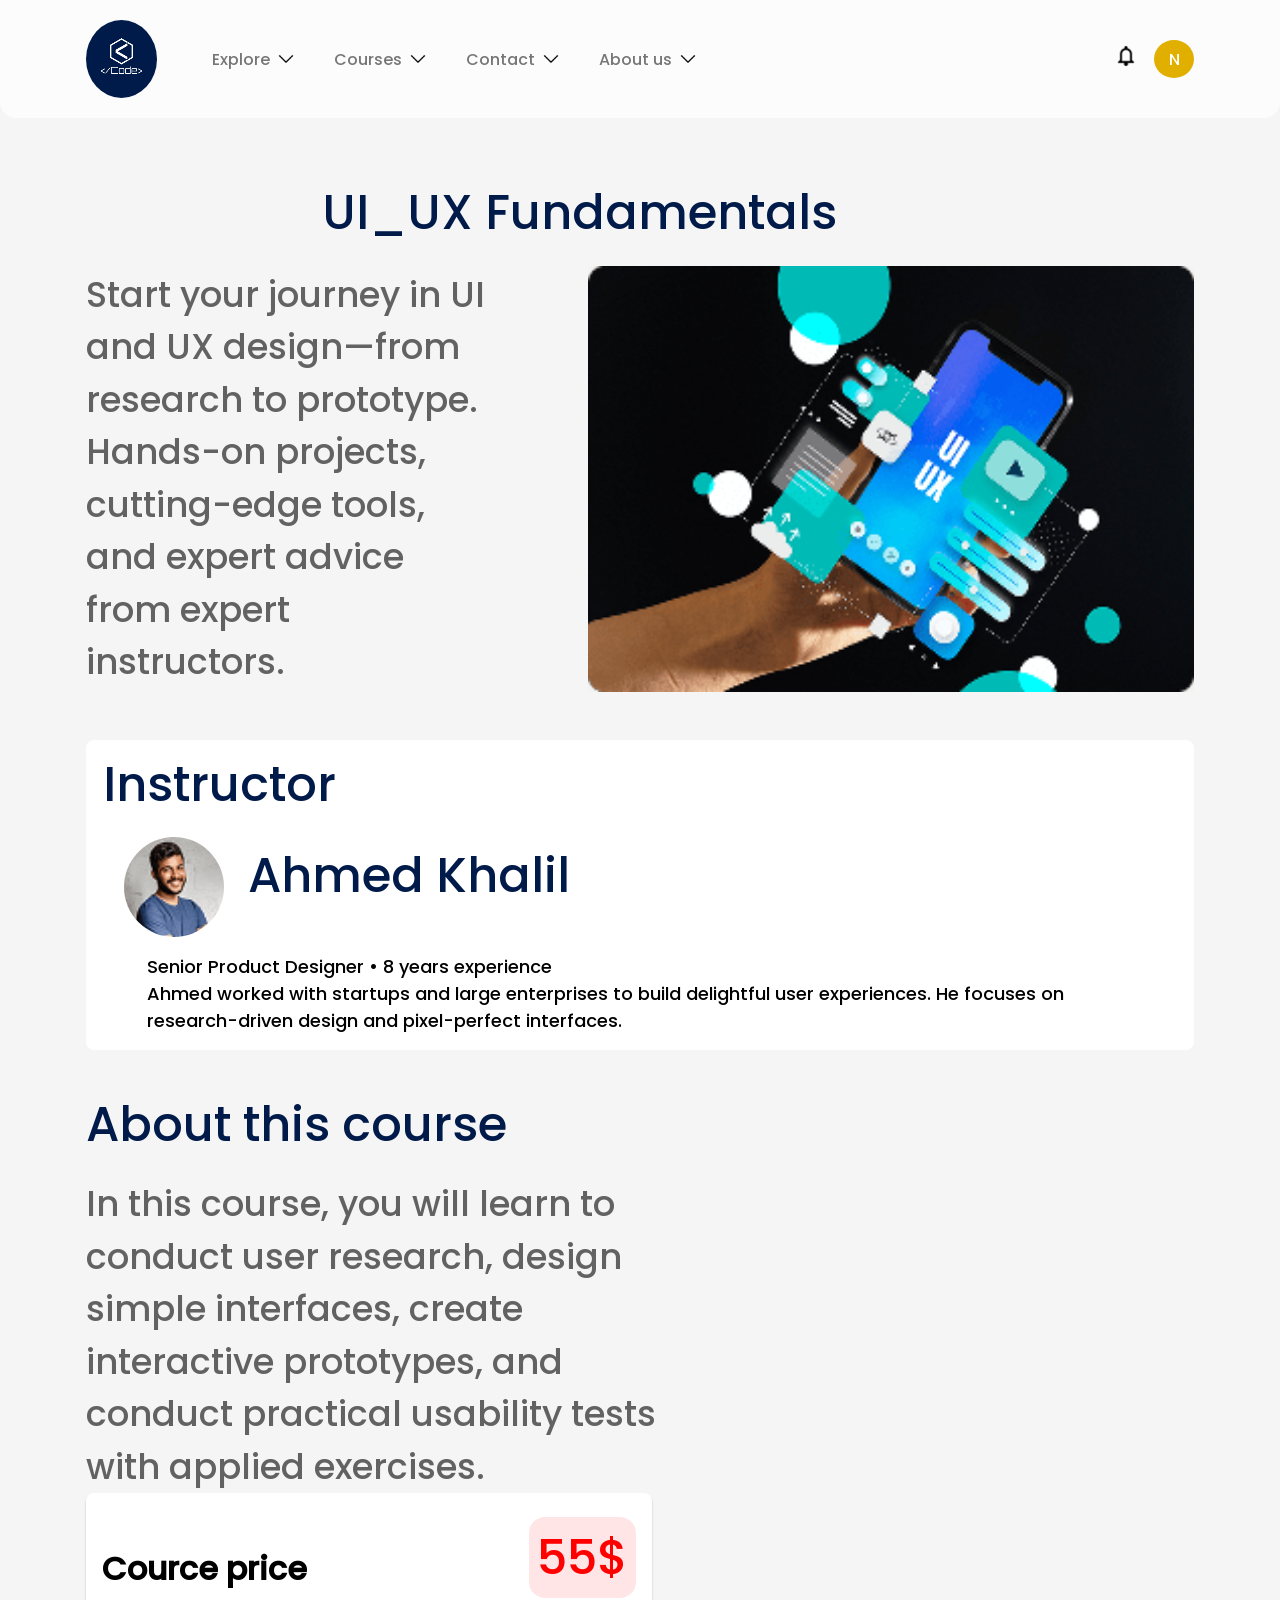
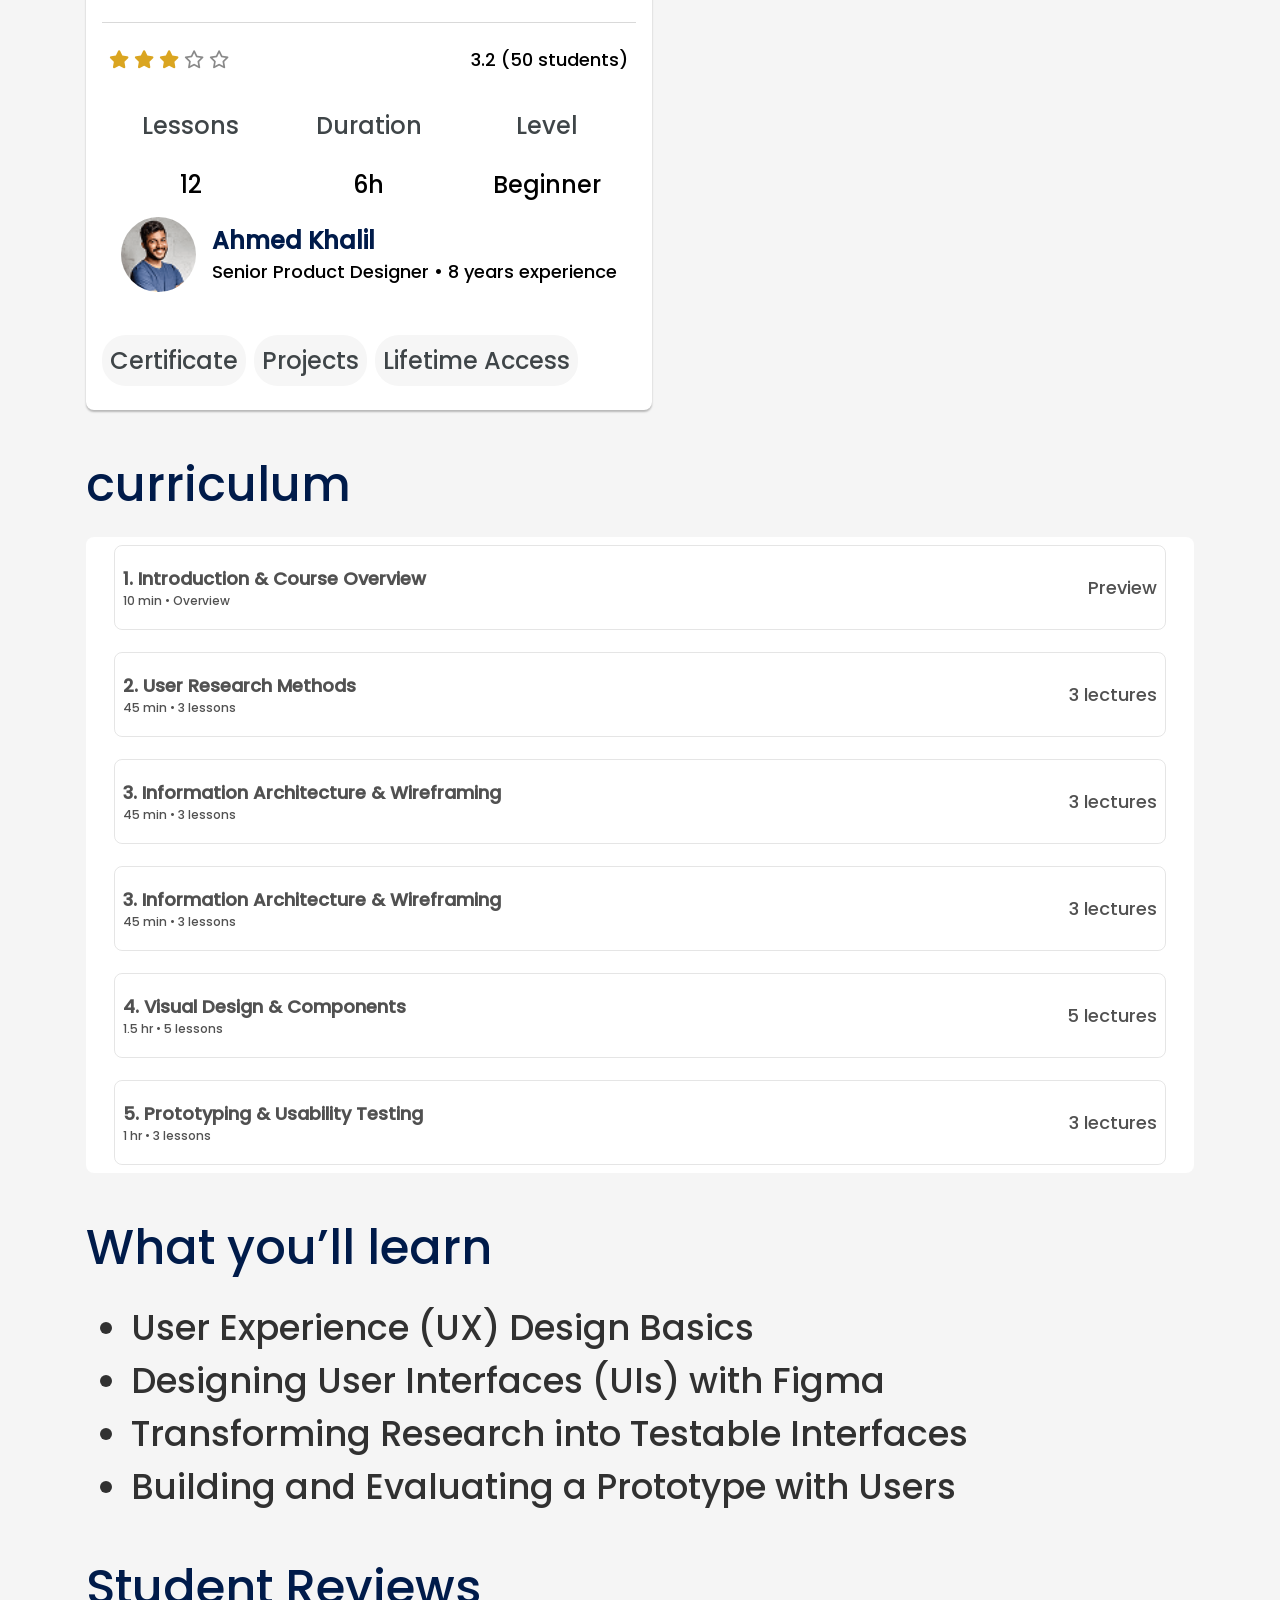
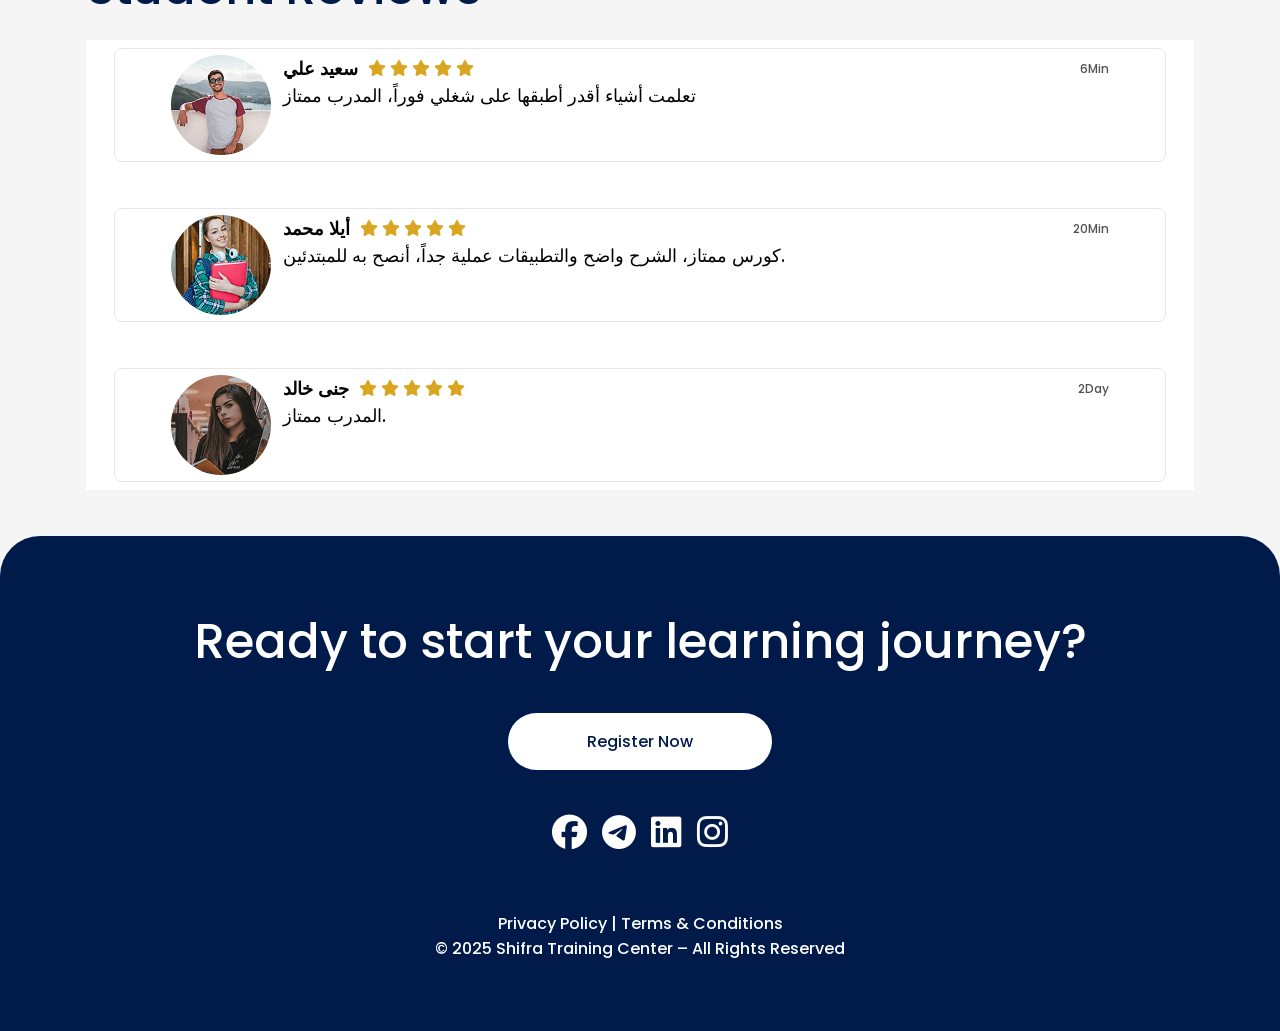
<file: ux-ui.html>
<!DOCTYPE html>
<html lang="en">

<head>
    <meta charset="UTF-8">
    <meta name="viewport" content="width=device-width, initial-scale=1.0">
    <title>shifra</title>
    <link rel="icon" type="image/png" href="./photos/logo2.png">
    <link rel="stylesheet" href="https://cdnjs.cloudflare.com/ajax/libs/font-awesome/6.5.1/css/all.min.css">
    <link rel="stylesheet" href="./css/style.css">
    <link rel="stylesheet" href="./css/responsive.css">
</head>

<body>
    <!-- header -->
    <header id="main-header">
        <div class="container">
            <nav>
                <div class="nav-bar">
                    <div class="logo">
                        <a href="#"><img src="./photos/logo.png" alt="logo"></a>
                    </div>
                    <div class="links">
                        <ul>
                            <li><a href="./index.html">Explore <img src="./photos/Arrow.svg" alt="arrow" srcset=""></a>
                            </li>
                            <li><a href="./cources.html">Courses <img src="./photos/Arrow.svg" alt="arrow"
                                        srcset=""></a>
                            </li>
                            <li><a href="./contact.html">Contact <img src="./photos/Arrow.svg" alt="arrow"
                                        srcset=""></a>
                            </li>
                            <li><a href="./about.html">About us <img src="./photos/Arrow.svg" alt="arrow" srcset=""></a>
                            </li>
                        </ul>
                    </div>
                </div>
                <div class="notification">
                    <div>
                        <a href="#"><img src="./photos/Notification.svg" alt="notification"></a>
                    </div>
                    <div class="email">
                        <a href="#">N</a>
                    </div>
                </div>
                <div class="menu-toggle" id="mobile-menu">
                    <button id="toggle-btn"><i class="fas fa-bars"></i></button>
                </div>
            </nav>
        </div>
    </header>
    <!-- ux-ui hero -->
    <section id="ux-ui-hero">
        <h2 class="main-title">UI_UX Fundamentals</h2>
        <div class="container">
            <p>Start your journey in UI and UX design—from research to prototype. Hands-on projects, cutting-edge tools,
                and expert advice from expert instructors.</p>
            <img src="./photos/representations-user-experience-interface-design (1).png" alt="ux-ui" srcset="">
        </div>
    </section>
    <!-- instructor section -->
    <section id="instructor" class="container">
        <h3 class="main-title">Instructor</h3>
        <div class="name">
            <img src="./photos/person1.png" alt="person">
            <h3 class="main-title">Ahmed Khalil</h3>
        </div>
        <p>Senior Product Designer • 8 years experience</p>
        <p>Ahmed worked with startups and large enterprises to build delightful user experiences. He focuses on
            research-driven design and pixel-perfect interfaces.</p>
    </section>
    <!-- about-cource -->
    <section id="about-cource" class="container">
        <div class="learn">
            <h2 class="main-title">About this course</h2>
            <p>In this course, you will learn to conduct user research, design simple interfaces, create interactive
                prototypes, and conduct practical usability tests with applied exercises.</p>
        </div>
        <div class="price">
            <div class="cource-price">
                <h3>Cource price</h3>
                <p class="main-title">55$</p>
            </div>
            <div class="cource-evaluate">
                <div>
                    <i class="fa-solid fa-star"></i>
                    <i class="fa-solid fa-star"></i>
                    <i class="fa-solid fa-star"></i>
                    <i class="fa-regular fa-star empty"></i>
                    <i class="fa-regular fa-star empty"></i>
                </div>
                <p>3.2 (50 students)</p>
            </div>
            <div class="info">
                <div class="grid-info">
                    <div class="item">
                        <span class="title">Lessons</span>
                        <span class="value">12</span>
                    </div>

                    <div class="item">
                        <span class="title">Duration</span>
                        <span class="value">6h</span>
                    </div>

                    <div class="item">
                        <span class="title">Level</span>
                        <span class="value">Beginner</span>
                    </div>

                </div>
            </div>
            <div class="teacher">
                <img src="./photos/person1.png" alt="">
                <div>
                    <h3>Ahmed Khalil</h3>
                    <p>Senior Product Designer • 8 years experience</p>
                </div>
            </div>
            <div class="benefits">
                <ul>
                    <li>Certificate</li>
                    <li>Projects</li>
                    <li>Lifetime Access</li>
                </ul>
            </div>
        </div>
    </section>
    <!-- curriculum -->
    <section id="curriculum" class="container">
        <h2 class="main-title">curriculum</h2>
        <div class="parts">
            <div>
                <div>
                    <h3>1. Introduction & Course Overview</h3>
                    <p>10 min • Overview</p>
                </div>
                <span>Preview</span>
            </div>
            <div>
                <div>
                    <h3>2. User Research Methods</h3>
                    <p>45 min • 3 lessons</p>
                </div>
                <span>3 lectures</span>
            </div>
            <div>
                <div>
                    <h3>3. Information Architecture & Wireframing</h3>
                    <p>45 min • 3 lessons</p>
                </div>
                <span>3 lectures</span>
            </div>
            <div>
                <div>
                    <h3>3. Information Architecture & Wireframing</h3>
                    <p>45 min • 3 lessons</p>
                </div>
                <span>3 lectures</span>
            </div>
            <div>
                <div>
                    <h3>4. Visual Design & Components</h3>
                    <p>1.5 hr • 5 lessons</p>
                </div>
                <span>5 lectures</span>
            </div>
            <div>
                <div>
                    <h3>5. Prototyping & Usability Testing</h3>
                    <p>1 hr • 3 lessons</p>
                </div>
                <span>3 lectures</span>
            </div>
        </div>
    </section>
    <!-- what learn -->
    <section id="what-learn" class="container">
        <h2 class="main-title">What you’ll learn</h2>
        <ul>
            <li>User Experience (UX) Design Basics</li>
            <li>Designing User Interfaces (UIs) with Figma</li>
            <li>Transforming Research into Testable Interfaces</li>
            <li>Building and Evaluating a Prototype with Users</li>
        </ul>
    </section>
    <!-- students -->
    <section id="students" class="container">
        <h2 class="main-title">Student Reviews</h2>
        <div class="reviews">
            <div>
                <img src="./photos/student1.png" alt="student">
                <div>
                    <div class="name">
                        <div>
                            <h3>سعيد علي</h3>
                            <div class="stars">
                                <i class="fa-solid fa-star"></i>
                                <i class="fa-solid fa-star"></i>
                                <i class="fa-solid fa-star"></i>
                                <i class="fa-solid fa-star"></i>
                                <i class="fa-solid fa-star"></i>
                            </div>
                        </div>
                        <span>6Min</span>
                    </div>
                    <p>تعلمت أشياء أقدر أطبقها على شغلي فوراً، المدرب ممتاز</p>
                </div>
            </div>
            <div>
                <img src="./photos/student2.png" alt="student">
                <div>
                    <div class="name">
                        <div>
                            <h3>أيلا محمد</h3>
                            <div class="stars">
                                <i class="fa-solid fa-star"></i>
                                <i class="fa-solid fa-star"></i>
                                <i class="fa-solid fa-star"></i>
                                <i class="fa-solid fa-star"></i>
                                <i class="fa-solid fa-star"></i>
                            </div>
                        </div>
                        <span>20Min</span>
                    </div>
                    <p>كورس ممتاز، الشرح واضح والتطبيقات عملية جداً، أنصح به للمبتدئين.</p>
                </div>
            </div>
            <div>
                <img src="./photos/student3.png" alt="student">
                <div>
                    <div class="name">
                        <div>
                            <h3>جنى خالد</h3>
                            <div class="stars">
                                <i class="fa-solid fa-star"></i>
                                <i class="fa-solid fa-star"></i>
                                <i class="fa-solid fa-star"></i>
                                <i class="fa-solid fa-star"></i>
                                <i class="fa-solid fa-star"></i>
                            </div>
                        </div>
                        <span>2Day</span>
                    </div>
                    <p>المدرب ممتاز.</p>
                </div>
            </div>
        </div>
    </section>
    <!-- footer -->
    <footer id="main-footer">
        <p>Ready to start your learning journey?</p>
        <a href="#">Register Now</a>
        <div class="media">
            <ul>
                <li><a href="https://web.facebook.com" target="_blank"><i class="fa-brands fa-facebook"></i></a></li>
                <li><a href="https://web.telegram.com" target="_blank"><i class="fa-brands fa-telegram"></i></a></li>
                <li><a href="https://web.linkedin.com" target="_blank"><i class="fa-brands fa-linkedin"></i></a></li>
                <li><a href="https://web.instagram.com" target="_blank"><i class="fa-brands fa-instagram"></i></a></li>
            </ul>
        </div>
        <div class="policy">
            <a href="">Privacy Policy</a>
            |
            <a href="">Terms & Conditions</a>
        </div>
        <p>© 2025 Shifra Training Center – All Rights Reserved</p>
    </footer>
    <script src="./js/main.js"></script>
</body>

</html>
</file>
<file: css/style.css>
* {
    margin: 0;
    padding: 0;
    box-sizing: border-box;
}

:root {
    --primary: #001B4A;
    --secondary: linear-gradient(180deg, #A0C1CD 0%, #00447A 100%);
    --third: linear-gradient(180deg, #005683 0%, #0189B9 100%);
    --last: linear-gradient(180deg, #93CCD7 0%, #FDFDFD 100%);
    --sec: #E1AF00;
}

@font-face {
    font-family: poppins;
    src: url(../fonts/Poppins/Poppins-Medium.ttf);
}

html {
    font-family: poppins;
    background-color: #F5F5F5;
}

.container {
    width: 86.6%;
    margin: auto;
}

li {
    list-style: none;
}

a {
    text-decoration: none;
}

.main-title {
    font-size: 48px;
    font-weight: 500;
    line-height: 120%;
    letter-spacing: -1.1%;
    color: var(--primary);
    margin-bottom: 24px;
    max-width: 637px;
}
.main-title2 {
    font-size: 48px;
    font-weight: 500;
    line-height: 120%;
    letter-spacing: -1.1%;
    color: var(--primary);
    margin-bottom: 24px;
}

.sub-title {
    color: var(--primary);
    text-align: center;
    font-size: 48px;
}

/* header */
#main-header {
    position: fixed;
    left: 0;
    top: 0;
    z-index: 2;
    width: 100%;
    background-color: rgba(255, 255, 255, 0.7);
    padding: 20px 0;
    border-bottom-left-radius: 16px;
    border-bottom-right-radius: 16px;

}

#main-header nav {
    display: flex;
    justify-content: space-between;
    align-items: center;
}

#main-header nav .nav-bar {
    display: flex;
    align-items: center;
    gap: 55px;
}

#main-header nav .nav-bar .links ul {
    display: flex;
    gap: 40px;
}

#main-header nav .nav-bar .links li a {
    display: flex;
    align-items: center;
    gap: 8px;
    color: #777676;
    transition: 0.3s;
}

#main-header nav .nav-bar .links li a:hover {
    color: var(--primary);
}
#main-header nav .nav-bar .links li a img {
    width: 16px;
    height: 16px;
}

#main-header nav .logo {
    padding: 17.5px 15px;
    border-radius: 50%;
    background-color: var(--primary);
}

#main-header nav .logo a img {
    width: 41px;
    height: 36px;
}

#main-header nav .notification {
    display: flex;
    align-items: center;
    gap: 16px;
}

#main-header nav .notification img {
    width: 24px;
    height: 24px;
}

#main-header nav .notification .email {
    border-radius: 50%;
    background-color: var(--sec);
    padding: 6.5px 14.5px;
}

#main-header nav .notification .email a {
    color: white;
}
#main-header .menu-toggle{
    display: none;
}
#main-header .menu-toggle button {
    font-size: 20px;
    background: none;
    border: none;
    outline: none;
    cursor: pointer;
}

/* hero section */
#hero {
    padding-top: calc(66px + 118.27px);
    background-color: #b3bfcb;
    position: relative;
}

#hero::after {
    content: "";
    width: 100%;
    height: 70px;
    position: absolute;
    bottom: 0;
    left: 0;
    background-color: #aab3bf;
}

#hero .container {
    display: flex;
    align-items: center;
    justify-content: space-between;
    position: relative;
    z-index: 2;
}

#hero .desc-hero h2.main-title span {
    color: var(--sec);
}

#hero .desc-hero p {
    max-width: 637px;
    font-size: 20px;
    color: #4F4F4F;
    line-height: 140%;
    letter-spacing: -1.1%;
    margin-bottom: 35px;
}

#hero .desc-hero .servieces-link {
    background-color: var(--primary);
    display: inline-flex;
    align-items: center;
    gap: 8px;
    border-radius: 40px;
    padding: 16px 32px;
    transition: .3s;
}
#hero .desc-hero .servieces-link:hover{
    background-color: transparent;
    border: 1px solid var(--primary);
}

#hero .desc-hero .servieces-link a {
    color: white;
    transition: .3s;
}
#hero .desc-hero .servieces-link:hover a{
    color: var(--primary);
}
#hero .hero-img {
    position: relative;
}

#hero .hero-img::before {
    content: "";
    width: 50px;
    height: 50px;
    border-radius: 50%;
    background-color: var(--primary);
    position: absolute;
    top: 60px;
    right: 120px;
    z-index: -1;
}

/* offers */
#offers {
    padding: 66px 40px;
}

#offers i {
    background-color: var(--primary);
    width: 30px;
    height: 30px;
    border-radius: 50px;
    padding: 20px;
    color: white;
    display: flex;
    align-items: center;
    justify-content: center;
    margin-bottom: 8px;
}

#offers h3 {
    color: var(--primary);
}

#offers h3+p {
    text-align: center;
    margin-bottom: 16px;
}

#offers .our-offers {
    display: flex;
    flex-wrap: wrap;
    gap: 35px;
}

#offers .our-offers div {
    flex: 1;
    min-width: 250px;
    background-color: white;
    padding: 16px 16px 30px 16px;
    border-radius: 10px;
    box-shadow: 0 2px 2px 0 rgba(0, 0, 0, 0.7);
    transition: .3s;
}

#offers .our-offers div:hover {
    box-shadow: 0 5px 5px 0 rgba(0, 0, 0, 0.8);
    transform: translateY(5px);
}

#offers .our-offers div h4 {
    color: var(--primary);
}

#offers .our-offers div h4+p {
    color: #515151;
}

/* featured section */
#featured {
    padding: 0 147.5px;
}

#featured .features {
    display: flex;
    flex-wrap: wrap;
    gap: 35px;
    margin-top: 31.5px;
    margin-bottom: 121px;
}

#featured .features>div {
    flex: 1;
    position: relative;
    min-width: 260px;
    margin-bottom: 121px;
}

#featured .features img {
    width: 100%;
    height: 200px;
    object-fit: cover;
}

#featured .features>div div {
    position: absolute;
    width: 100%;
    bottom: -80%;
    left: 0;
    background-color: white;
    border-radius: 8px;
    width: 100%;
    padding: 16px;
    box-shadow: 0 2px 2px 0 rgba(0, 0, 0, 0.7);
}

#featured .features>div div h4 {
    color: var(--primary);
    font-size: 24px;
}

#featured .features>div div p {
    line-height: 150%;
    color: #515151;
}

#featured .features>div div a {
    border-radius: 40px;
    background-color: var(--primary);
    color: white;
    padding: 12px 18px;
    transition: .3s;
    display: inline-block;
    margin-top: 20px;
    transform: translateX(75%);
}

#featured .features>div div a:hover {
    background-color: white;
    color: var(--primary);
    border: 1px solid var(--primary);
}

/* benefits */
#benefits {
    padding: 0 292px;
    margin-bottom: 61px;
}

#benefits .benefit {
    display: flex;
    flex-wrap: wrap;
    gap: 96px;
}

#benefits .benefit div {
    flex: 1;
    min-width: 200px;
    text-align: center;
}

#benefits .benefit div img {
    width: 122px;
    height: 100px;
    border: 11px solid #D9D9D9;
    border-radius: 12px;
    background-color: #D9D9D9;
    margin-bottom: 35px;
}

#benefits .benefit div h5 {
    background-color: var(--sec);
    color: white;
    border-radius: 8px;
    font-weight: 200;
    width: 220px;
    padding: 4px 0;
    margin: auto;
    /* text-align: center;
    margin-bottom: 61px; */
}

/* clients */
#clients {
    padding: 0 130px;
}

#clients .our-clients {
    display: flex;
    gap: 80px;
    flex-wrap: wrap;
}

#clients .our-clients div {
    flex: 1;
    min-width: 150px;
    text-align: center;
    margin: 35px 0 130px 0;
}
#clients .our-clients div:hover img{
    transform: scale(1.1);
}

#clients .our-clients div img {
    width: 100px;
    height: 100px;
    border-radius: 50%;
        transition: .3s;
}

#clients .our-clients div p {
    color: #515151;
    line-height: 150%;
}

/* footer */
#main-footer {
    background-color: var(--primary);
    border-radius: 40px 40px 0 0;
    text-align: center;
    padding: 70px 0;
    color: white;
}

#main-footer>p:first-child {
    font-size: 48px;
}

#main-footer>a {
    color: var(--primary);
    background-color: white;
    padding: 16px 79px;
    border-radius: 40px;
    font-weight: 200px;
    display: inline-block;
    margin: 35px 0 45px 0;
    font-size: 16px;
    transition: .3s;
}

#main-footer>a:hover {
    color: white;
    background-color: var(--primary);
    border: 1px solid white;
}

#main-footer .media ul {
    display: flex;
    justify-content: center;
    gap: 15px;
    margin-bottom: 59px;
}

#main-footer .media li a i {
    font-size: 35px;
    border-radius: 50%;
    color: white;
    display: inline-block;
    transition: .3s;
}

#main-footer .media li a i:hover {
    color: #040f23;

}

#main-footer .policy a {
    color: white;
}

/* cources page */
/* hero-cources */
#hero-cources {
    width: 100%;
    height: 880px;
    background-image: url(../photos/cources-img.png);
    background-repeat: no-repeat;
    background-size: cover;
    border-radius: 0 0 20px 20px;
}

/* explain section */
#explain {
    padding: 99px 144px;
    text-align: center;
}

#explain h2 {
    font-size: 48px;
    line-height: 120%;
    letter-spacing: -1.1%;
    color: var(--primary);
    margin-bottom: 35px;
    text-align: left;
}

#explain .search {
    background-color: var(--primary);
    padding: 16px 46.5px;
    display: inline-flex;
    text-align: center;
    border-radius: 40px;
    transition: .3s;
}
#explain .search:hover{
    background-color: transparent;
    border: 1px solid var(--primary);
}
#explain .search:hover a{
    color: var(--primary);
}
#explain .search a {
    color: white;
    display: flex;
    align-items: center;
    gap: 8px;
}

/* categories */
#categories {
    text-align: center;
}

#categories p {
    font-size: 16px;
    font-weight: 600;
    color: var(--primary);
    margin-bottom: 16px;
}

#categories form {
    display: flex;
    flex-wrap: wrap;
    justify-content: center;
    gap: 11px;
    margin-bottom: 55px;
}

#categories label {
    font-size: 16px;
    font-weight: 400;
    color: var(--primary);
}

/* sections */
.our-cources {
    margin-bottom: 46px;
}

.our-cources h3 {
    margin-left: 50px;
}

.our-cources .imges {
    position: relative;
}

.our-cources img.main-img {
    width: 100%;
    z-index: 1;
}

.our-cources img.sub-img {
    border-radius: 50%;
    position: absolute;
    left: 6px;
    bottom: 10px;
    z-index: 10;
}

.our-cources .cource-info {
    display: flex;
    flex-wrap: wrap;
    gap: 24px;
    padding: 0 84px;
}

.our-cources .cource-info>div {
    flex: 1;
    min-width: 250px;
    transition: .3s;
}
.our-cources .cource-info>div:hover{
    box-shadow: 0 2px 10px 0 rgba(0, 0, 0, 0.5);
    border-radius: 8px;
}

.our-cources .info {
    background-color: white;
    border-radius: 8px;
    padding: 8px;
    position: relative;
    margin-top: -25px;
    z-index: 2;
}

.our-cources .info h4 {
    font-size: 24px;
    color: var(--primary);
}

.our-cources .info .sub-info {
    display: flex;
    gap: 60px;
    background-color: white;
}

.our-cources .info .sub-info div {
    display: flex;
    align-items: center;
    gap: 8px;
    font-size: 12px;
    color: #515151;
    margin-bottom: 13.5px;
}

.our-cources .info .evaluate {
    display: flex;
    justify-content: space-between;
}

.our-cources .info .evaluate i {
    color: goldenrod;
    size: 16px;
}

.our-cources .info .evaluate i.empty {
    color: #898686;
}

.our-cources .info .evaluate p {
    color: #FF0000;
}

/* ux-ui page */
#ux-ui-hero {
    padding-top: calc(66px + 118.27px);
}

#ux-ui-hero h2 {
    margin: auto;
}

#ux-ui-hero div {
    display: flex;
    /* flex-wrap: wrap; */
    gap: 100px;
    align-items: center;
    margin-top: 24px;
    margin-bottom: 48px;
}

#ux-ui-hero div p {
    font-size: 35px;
    line-height: 150%;
    letter-spacing: -1.1%;
    color: rgba(0, 0, 0, 0.6);
}

#ux-ui-hero div img {
    width: 606px;
    height: 426px;
}

/* instructor */
#instructor {
    padding: 16px 17px;
    background-color: white;
    border-radius: 8px;
    margin-bottom: 46px;
}

#instructor div {
    display: flex;
    flex-wrap: wrap;
    align-items: center;
    gap: 24px;
    margin-bottom: 16px;
    margin-left: 21px;
}

#instructor div img {
    border-radius: 50%;
    width: 100px;
    height: 100px;
}

#instructor p {
    margin-left: 44px;
    font-size: 18px;
}

#instructor p:last-child {
    max-width: 971px;
}

/* about-cource */
#about-cource {
    display: flex;
    flex-wrap: wrap;
    justify-content: space-between;
    align-items: center;
    margin-bottom: 46px;
}

#about-cource .learn {
    max-width: 585px;
}

#about-cource .learn p {
    font-size: 35px;
    line-height: 150%;
    letter-spacing: -1.1%;
    color: rgba(0, 0, 0, 0.6);
}

#about-cource .price {
    border-radius: 8px;
    background-color: white;
    box-shadow: 0 2px 2px 0 rgba(0, 0, 0, 0.25);
    padding: 24px 16px;
}

#about-cource .price .cource-price {
    display: flex;
    align-items: center;
    justify-content: space-between;
    border-bottom: 1px solid #D9D9D9;
    margin-bottom: 23px;
}

#about-cource .price .cource-price h3 {
    font-size: 32px;
    font-weight: 600;
}

#about-cource .price .cource-price p {
    color: #FF0000;
    background-color: rgba(255, 0, 0, 0.1);
    border-radius: 16px;
    padding: 11.5px 8px;
}

#about-cource .price .cource-evaluate {
    display: flex;
    justify-content: space-between;
    align-items: center;
    padding: 0 7.5px;
    font-size: 18px;
}

#about-cource .price .cource-evaluate i {
    color: goldenrod;
}

#about-cource .price .cource-evaluate i:last-child,
#about-cource .price .cource-evaluate i:nth-child(4) {
    color: #898989;
}

#about-cource .price .info {
    margin-top: 20px;
}

#about-cource .price .info .grid-info {
    display: grid;
    grid-template-columns: repeat(3, 1fr);
    text-align: center;
    padding: 15px 0;
}

#about-cource .price .info .item {
    display: flex;
    flex-direction: column;
    gap: 24px;
}

#about-cource .price .info .item .title {
    color: #3F4548;
    font-size: 24px;
}

#about-cource .price .info .item .value {
    font-weight: 300;
    font-size: 24px;
}

#about-cource .price .teacher {
    padding: 0 19px;
    display: flex;
    align-items: center;
    gap: 16px;
}

#about-cource .price .teacher img {
    width: 75px;
    height: 75px;
    border-radius: 50%;
}

#about-cource .price .teacher h3 {
    font-size: 24px;
    color: var(--primary);
}

#about-cource .price .teacher p {
    font-size: 18px;
}

#about-cource .price .benefits ul {
    display: flex;
    align-items: center;
    flex-wrap: wrap;
    gap: 8px;
    margin-top: 43px;
}

#about-cource .price .benefits ul li {
    font-size: 24px;
    color: #3F4548;
    padding: 8px;
    background-color: #F6F6F6;
    border-radius: 24px;
}

#curriculum .parts {
    background-color: white;
    padding: 8px 28px;
    border-radius: 8px;
    margin-bottom: 46px;
}

#curriculum .parts>div {
    border-radius: 8px;
    border: 1px solid rgba(0, 0, 0, 0.1);
    margin-bottom: 22px;
    display: flex;
    justify-content: space-between;
    align-items: center;
    padding: 19px 8px;
}

#curriculum .parts>div:last-child {
    margin-bottom: 0px;
}

#curriculum .parts>div h3,
#curriculum .parts>div span {
    font-size: 18px;
    color: #515151;
}

#curriculum .parts>div p {
    font-size: 12px;
    color: #515151;
    font-weight: 400px;
}

/* what learn */
#what-learn {
    margin-bottom: 46px;
}

#what-learn ul li {
    font-size: 35px;
    color: rgba(0, 0, 0, 0.8);
    list-style: disc;
    margin-left: 45px;
}

/* students */
#students .reviews {
    background-color: white;
    padding: 8px 28px;
    margin-bottom: 46px;
}

#students .reviews>div {
    border-radius: 8px;
    border: 1px solid rgba(0, 0, 0, 0.1);
    margin-bottom: 46px;
    display: flex;
    gap: 12px;
    padding: 6px 56px;
}
#students .reviews>div:last-child{
    margin-bottom: 0;
}
#students .reviews > div > div {
    flex: 1;
}

#students .reviews>div img {
    width: 100px;
    height: 100px;
    border-radius: 50%;
}
#students .reviews>div p{
    font-size: 18px;
}
#students .reviews .name {
    display: flex;
    align-items: center;
    justify-content: space-between;
}

#students .reviews .name>div {
    display: flex;
    flex-wrap: wrap;
    align-items: center;
    gap: 10px;
}
#students .reviews .name>div h3{
    font-size: 18px;
}
#students .reviews .name>div i{
    font-size: 16px;
    color: goldenrod;
}
#students .reviews .name span{
    font-weight: 400;
    font-size: 12px;
    color: #515151;
}
/* about page */
/* hero-about  */
#hero-about{
    background-image: url(../photos/about-img.png);
    width: 100%;
    height: 752px;
    background-repeat: no-repeat;
    background-size: cover;
    border-radius: 0 0 20px 20px;
    margin-bottom: 100px;
}
#about{
    text-align: center;
    margin-bottom: 71px;
}
#about>p{
    font-size: 24px;
    line-height: 150%;
    margin-bottom: 71px;
    padding:0 25px;
}
#about .goals{
    display: flex;
    flex-wrap: wrap;
    gap: 65px;
}
#about .goals div{
    background-color: white;
    border-radius: 8px;
    padding: 8px 24px;
    flex: 1;
    box-shadow: 0 2px 18.6px 0 rgba(0, 0, 0, 0.25);
    min-width: 250px;
}
#about .goals div h3{
    font-size: 32px;
    font-weight: 600;
    line-height: 120%;
    letter-spacing: -1.1%;
    color: var(--primary);
    margin-bottom: 16px;
}
#about .goals div p{
    font-size: 18px;
    line-height: 150%;
}
/* team */
#team{
    text-align: center;
}
#team .persons{
    display: flex;
    gap:35px;
    padding: 0 212px;
    flex-wrap: wrap;
    margin-top: 75px;
    margin-bottom: 71px;
}
#team .persons img{
    width: 75px;
    height: 75px;
    border-radius: 50%;
    position: absolute;
    top: -60px;
    left: 50%;
    transform: translateX(-50%);
}
#team .persons>div{
    flex: 1;
    position: relative;
    min-width: 200px;
}
#team .persons>div div{
background-color: white;
padding: 21px 16px;
border-radius: 8px;
box-shadow: 0 2px 2px 0 rgba(0, 0, 0, 0.25);
}
#team .persons>div div h3{
    color: var(--primary);
    font-size: 24px;
    margin-bottom: 16px;
    text-decoration: underline;
}
#team .persons>div div h3{
    font-size: 18px;
    line-height: 150%;
}
#team .numbers{
    display: flex;
    flex-wrap: wrap;
    justify-content: center;
    gap: 24px;
    margin-bottom: 71px;
    padding: 0 260px;
}
#team .numbers div{
background-color: white;
border-radius: 8px;
padding: 8px 100px 20px 100px;
box-shadow: 0 2px 2px 0 rgba(0, 0, 0, 0.25);
flex: 1;
}
#team .numbers div i{
    display: block;
    font-size: 35px;
}
#team .numbers div span:first-of-type{
    display: block;
    font-size: 24px;
    font-weight: 200;
}
#team .numbers div span:last-child{
    display: block;
    font-size: 24px;
    font-weight: 600;
    color: var(--primary);
}
</file>
<file: css/responsive.css>
/* tablet */
@media(min-width:768px) and (max-width:991px) {
    .container {
        width: 90% !important;
    }

    /* index page */
        /* header */
    #main-header nav .nav-bar .links ul {
        display: block !important;
    }

    #main-header nav .nav-bar .links {
        display: none;
        position: absolute;
        top: 100px;
        right: 0px;
        background-color: #ffffff;
        padding: 20px;
        width: 100%;
        z-index: 9999;

    }

    #main-header nav .links.active {
        display: block !important;
    }

    #main-header .links ul li {
        margin-bottom: 20px;
    }

    #main-header .menu-toggle {
        display: block !important;
    }
    /* hero */
    #hero .container {
        display: block !important;
    }

    /* offers */
    #offers {
        padding: 66px 0px !important;
    }

    /* features */
    #featured .features>div {
        margin-bottom: 200px !important;
    }
    /* benefits */
    #benefits {
        padding: 0 100px !important;
    }
        #clients .our-clients div {
            margin: 10px 0 10px 0 !important;
    }
    /* ux-ui page */
    #ux-ui-hero div{
        display: block !important;
    }
/* about page */
    /* team */
    #team .persons {
        padding: 0 50px !important;
    }

    #team .persons>div {
        margin-bottom: 70px;
    }
        #team .numbers div {
        margin: 0 20px;
    }

}

/* mobile */
@media(min-width:320px) and (max-width:767px) {
    .container {
        width: 95% !important;
    }

    /* index page */
    /* header */
    #main-header nav .nav-bar .links ul {
        display: block !important;
    }

    #main-header nav .nav-bar .links {
        display: none;
        position: absolute;
        top: 100px;
        right: 0px;
        background-color: #ffffff;
        padding: 20px;
        width: 100%;
        z-index: 9999;

    }

    #main-header nav .links.active {
        display: block !important;
    }

    #main-header .links ul li {
        margin-bottom: 20px;
    }

    #main-header .menu-toggle {
        display: block !important;
    }

    /* hero */
    #hero .container {
        display: block !important;
    }

    #hero .hero-img img {
        display: none;
    }

    #hero .hero-img {
        position: absolute;
    }
#hero .desc-hero .servieces-link{
    margin-bottom: 20px;
}
    /* features */
    #featured {
        padding: 0 50px !important;
    }

    #featured .features div {
        margin-bottom: 100px !important;
    }

    /* benefits */
    #benefits {
        padding: 0 10px !important;
    }

    /* clients */
    #clients .our-clients div {
        margin: 10px 0 30px 0 !important;
    }
    /* cources page */
    /* hero-cource */
    #hero-cources {
    height: 500px !important;
}
/* explain section */
#explain {
    padding: 50px 20px !important;
}
#explain h2 {
    font-size: 48px;
    line-height: 120%;
    letter-spacing: -1.1%;
    color: var(--primary);
    margin-bottom: 35px;
    text-align: left;
}
/* ux-ui page */
/* ux-ui-hero */
#ux-ui-hero div img{
    display: none;
}
#students .reviews>div{
    display: block !important;
}
/* instructor */
#instructor p:last-child {
    max-width: fit-content !important;
}
#about-cource .learn {
    max-width:fit-content !important;
}
/* about-cource */
    /* about us page */
    /* hero-about */
    #hero-about {
        height: 500px !important;
        margin-bottom: 100px;
    }

    /* team */
    #team .persons {
        padding: 0 50px !important;
    }

    #team .persons>div {
        margin-bottom: 70px;
    }
#team .numbers{
    padding: 0 20px !important;
}
    #team .numbers div {
        margin: 0 20px;
    }

}
</file>
